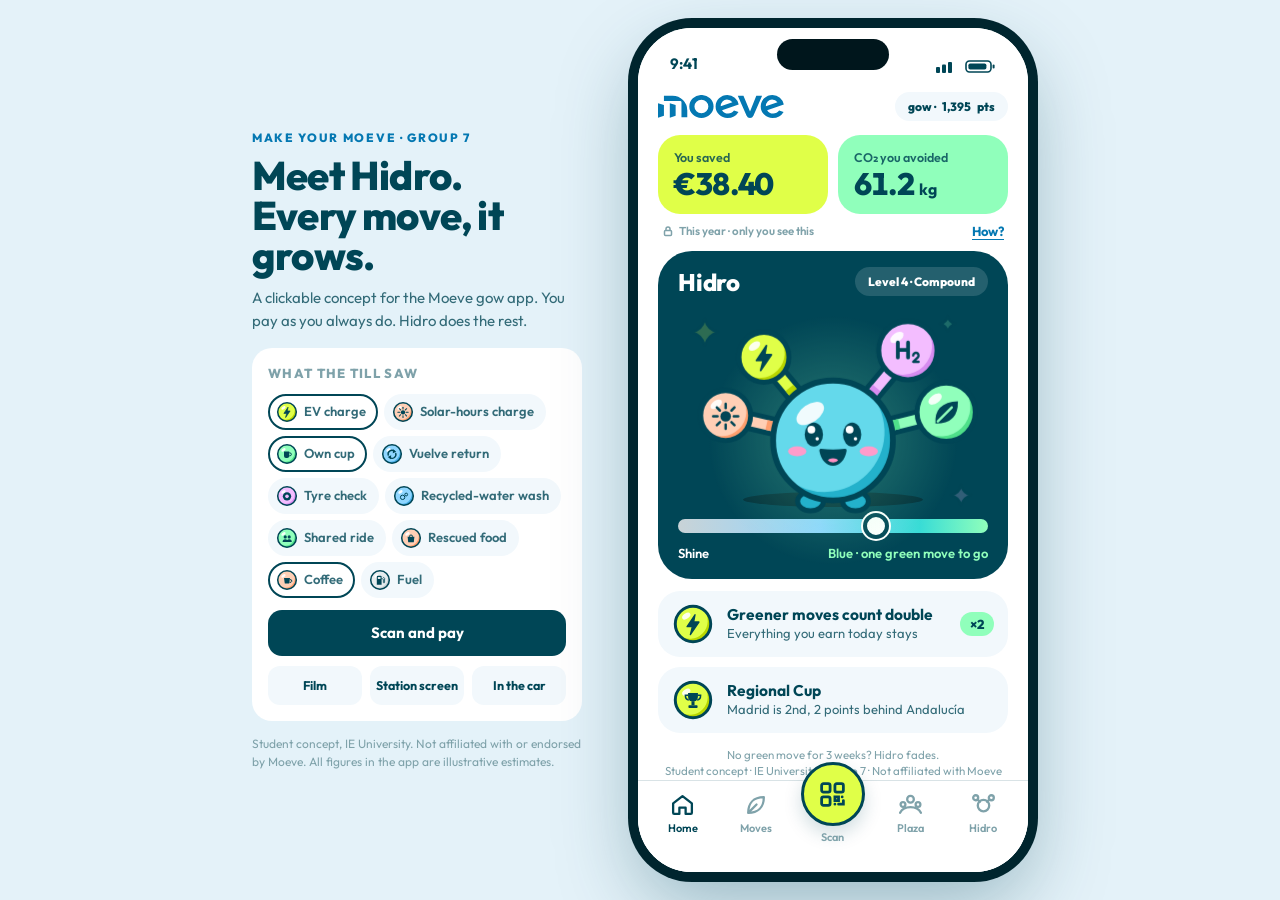
<file: index.html>
<!doctype html>
<html lang="en">
<head>
<meta charset="utf-8">
<meta name="viewport" content="width=device-width, initial-scale=1, viewport-fit=cover">
<title>Hidro · Make your Moeve</title>
<meta name="description" content="Hidro: a loyalty companion for the Moeve gow app. Student concept, IE University, Group 7.">
<link rel="icon" href="data:image/svg+xml,<svg xmlns='http://www.w3.org/2000/svg' viewBox='0 0 32 32'><rect width='32' height='32' rx='8' fill='%230478B2'/><circle cx='16' cy='16' r='8' fill='%2338DCD6' stroke='%23004656' stroke-width='2'/></svg>">
<link rel="preconnect" href="https://fonts.googleapis.com">
<link href="https://fonts.googleapis.com/css2?family=Outfit:wght@400;500;600;700;800&display=swap" rel="stylesheet">
<link rel="stylesheet" href="css/app.css">
</head>
<body>

<aside class="notes">
  <div class="kick">Make your Moeve · Group 7</div>
  <h1>Meet Hidro.<br>Every move, it grows.</h1>
  <p>A clickable concept for the Moeve gow app. You pay as you always do. Hidro does the rest.</p>
  <div class="panel">
    <h2>What the till saw</h2>
    <div class="pickers" id="pickers"></div>
    <button class="go" id="demoGo">Scan and pay</button>
    <div class="links"><a href="film.html">Film</a><a href="station.html">Station screen</a><a href="car.html">In the car</a></div>
  </div>
  <small>Student concept, IE University. Not affiliated with or endorsed by Moeve. All figures in the app are illustrative estimates.</small>
</aside>

<div class="phone" id="phone">
  <div class="notch"></div>

  <!-- the phone's own home screen, used by the film -->
  <section class="screen" id="launcher">
    <div class="status"><span>9:41</span><svg viewBox="0 0 60 13" fill="#24464F"><rect x="0" y="7" width="4" height="6" rx="1"/><rect x="6" y="4.5" width="4" height="8.5" rx="1"/><rect x="12" y="2" width="4" height="11" rx="1"/><rect x="30" y="1" width="25" height="11" rx="3.4" fill="none" stroke="#24464F" stroke-width="1.6"/><rect x="32.4" y="3.4" width="18" height="6.2" rx="1.8"/><rect x="56.6" y="4.5" width="2" height="4" rx="1"/></svg></div>
    <div class="clock"><span>Friday 27 November</span><b>9:41</b></div>
    <div class="grid" id="icons"></div>
    <div class="dock" id="dock"></div>
  </section>

  <section class="screen active" id="home">
    <div class="status"><span>9:41</span><svg viewBox="0 0 60 13" fill="#004656"><rect x="0" y="7" width="4" height="6" rx="1"/><rect x="6" y="4.5" width="4" height="8.5" rx="1"/><rect x="12" y="2" width="4" height="11" rx="1"/><rect x="30" y="1" width="25" height="11" rx="3.4" fill="none" stroke="#004656" stroke-width="1.6"/><rect x="32.4" y="3.4" width="18" height="6.2" rx="1.8"/><rect x="56.6" y="4.5" width="2" height="4" rx="1"/></svg></div>
    <div class="scroll">
      <div class="top"><img class="logo" src="assets/moeve.svg" alt="moeve"><span class="chip">gow · <span class="js-pts">1,395</span> pts</span></div>
      <div class="duo">
        <div class="cell e"><div class="lab">You saved</div><div class="num js-eur">€38.40</div></div>
        <div class="cell c"><div class="lab">CO₂ you avoided</div><div class="num js-kg">61.2 <small>kg</small></div></div>
      </div>
      <div class="under"><span class="lock"><svg viewBox="0 0 24 24" fill="none" stroke="currentColor" stroke-width="3"><rect x="5" y="11" width="14" height="10" rx="2"/><path d="M8 11V8a4 4 0 0 1 8 0v3"/></svg>This year · only you see this</span><button class="link" data-sheet="how">How?</button></div>
      <div class="hero">
        <div class="row"><span class="name js-name">Hidro</span><span class="chip js-lvl">Level 4 · Compound</span></div>
        <div class="hero-stage"><div class="sh"></div><div id="homeHidro"></div></div>
        <div class="shine-track"><b class="js-shine"></b></div>
        <div class="shine-lbl"><span>Shine</span><span class="js-shinetxt"></span></div>
      </div>
      <div class="list">
        <button class="item" data-go="moves"><span class="ico" data-icon="bolt"></span><div><b>Greener moves count double</b><p>Everything you earn today stays</p></div><span class="r x2">×2</span></button>
        <button class="item" data-go="plaza"><span class="ico" data-icon="trophy"></span><div><b>Regional Cup</b><p>Madrid is 2nd, 2 points behind Andalucía</p></div></button>
      </div>
      <p class="foot">No green move for 3 weeks? Hidro fades.<br>Student concept · IE University · Group 7 · Not affiliated with Moeve</p>
    </div>
  </section>

  <section class="screen dark" id="qr">
    <div class="status"><span>9:41</span><svg viewBox="0 0 60 13" fill="#fff"><rect x="0" y="7" width="4" height="6" rx="1"/><rect x="6" y="4.5" width="4" height="8.5" rx="1"/><rect x="12" y="2" width="4" height="11" rx="1"/><rect x="30" y="1" width="25" height="11" rx="3.4" fill="none" stroke="#fff" stroke-width="1.6"/><rect x="32.4" y="3.4" width="18" height="6.2" rx="1.8"/><rect x="56.6" y="4.5" width="2" height="4" rx="1"/></svg></div>
    <div class="wrap">
      <div class="peek" id="qrPeek"></div>
      <div class="card"><img src="assets/qr.svg" alt="Your gow QR code"><div class="scanline" id="scanline"></div>
        <div class="okmark" id="okmark"><svg viewBox="0 0 100 100"><path d="M24 52 L43 71 L78 32" fill="none" stroke="#004656" stroke-width="12" stroke-linecap="round" stroke-linejoin="round"/></svg></div></div>
      <h2>Show it. Pay. Done.</h2>
      <p>Nothing to tick, nothing to type. The till knows what you bought.</p>
    </div>
  </section>

  <section class="screen dark" id="earn">
    <div class="status"><span>9:41</span><svg viewBox="0 0 60 13" fill="#fff"><rect x="0" y="7" width="4" height="6" rx="1"/><rect x="6" y="4.5" width="4" height="8.5" rx="1"/><rect x="12" y="2" width="4" height="11" rx="1"/><rect x="30" y="1" width="25" height="11" rx="3.4" fill="none" stroke="#fff" stroke-width="1.6"/><rect x="32.4" y="3.4" width="18" height="6.2" rx="1.8"/><rect x="56.6" y="4.5" width="2" height="4" rx="1"/></svg></div>
    <div class="wrap">
      <svg class="rays" id="rays" viewBox="-100 -100 200 200"></svg>
      <div class="stage"><div class="sh"></div><div id="earnHidro"></div></div>
      <div class="total"><span id="earnTot">+0</span> <small>points</small></div>
      <div class="rows" id="earnRows"></div>
      <div class="duo" id="earnDuo">
        <div class="cell e"><div class="lab">You saved</div><div class="num" id="earnEur">€0.00</div></div>
        <div class="cell c"><div class="lab">CO₂ you avoided</div><div class="num" id="earnKg">0 kg</div></div>
      </div>
      <span class="lock" id="earnLock"><svg viewBox="0 0 24 24" fill="none" stroke="currentColor" stroke-width="3"><rect x="5" y="11" width="14" height="10" rx="2"/><path d="M8 11V8a4 4 0 0 1 8 0v3"/></svg>Only on your phone</span>
      <button class="btn lime" id="toPlaza">See it in the Plaza</button>
    </div>
  </section>

  <section class="screen" id="plaza">
    <div class="scroll" style="padding-top:0">
      <div class="plazahead">
        <div class="status" style="margin:0 -20px"><span>9:41</span><svg viewBox="0 0 60 13" fill="#fff"><rect x="0" y="7" width="4" height="6" rx="1"/><rect x="6" y="4.5" width="4" height="8.5" rx="1"/><rect x="12" y="2" width="4" height="11" rx="1"/><rect x="30" y="1" width="25" height="11" rx="3.4" fill="none" stroke="#fff" stroke-width="1.6"/><rect x="32.4" y="3.4" width="18" height="6.2" rx="1.8"/><rect x="56.6" y="4.5" width="2" height="4" rx="1"/></svg></div>
        <div class="ttl"><b>The Plaza</b><span>Campo de las Naciones</span></div>
        <div class="duo" style="color:var(--petrol)">
          <div class="cell e"><div class="lab">Saved together</div><div class="num" id="pEur">€1.28 M</div></div>
          <div class="cell c"><div class="lab">CO₂ avoided together</div><div class="num" id="pKg">312 <small>t</small></div></div>
        </div>
        <div class="under" style="margin-bottom:0"><span class="lock" style="color:#9FC4CC">All of Spain · 30-day average · rounded</span><button class="link" style="color:var(--mint)" data-sheet="privacy">Why?</button></div>
      </div>
      <div class="pscene" id="pscene"></div>
      <div class="norm"><b id="pNorm">68%</b><p>of members at this station made a green move this month</p></div>
      <div class="cup"><h3>Regional Cup</h3><p class="sub">Ranked by share of green moves, never by litres.</p><div id="cupRows"></div></div>
      <p class="foot">You appear only if you opt in, with a nickname and your Hidro.</p>
    </div>
  </section>

  <section class="screen" id="moves">
    <div class="status"><span>9:41</span><svg viewBox="0 0 60 13" fill="#004656"><rect x="0" y="7" width="4" height="6" rx="1"/><rect x="6" y="4.5" width="4" height="8.5" rx="1"/><rect x="12" y="2" width="4" height="11" rx="1"/><rect x="30" y="1" width="25" height="11" rx="3.4" fill="none" stroke="#004656" stroke-width="1.6"/><rect x="32.4" y="3.4" width="18" height="6.2" rx="1.8"/><rect x="56.6" y="4.5" width="2" height="4" rx="1"/></svg></div>
    <div class="scroll">
      <div class="h1" style="margin-top:10px">Greener moves<br>count double</div>
      <p class="sub">Your till and charger log them for you.</p>
      <div class="grid2" id="moveGrid"></div>
      <div class="vuelve"><h3>Vuelve</h3><p>Give it back, come back. Return what drivers throw away and it counts double.</p><div class="vgrid" id="vGrid"></div></div>
      <p class="foot">Fuel keeps its gow cashback. It never makes Hidro shine.</p>
    </div>
  </section>

  <section class="screen" id="mine">
    <div class="status"><span>9:41</span><svg viewBox="0 0 60 13" fill="#004656"><rect x="0" y="7" width="4" height="6" rx="1"/><rect x="6" y="4.5" width="4" height="8.5" rx="1"/><rect x="12" y="2" width="4" height="11" rx="1"/><rect x="30" y="1" width="25" height="11" rx="3.4" fill="none" stroke="#004656" stroke-width="1.6"/><rect x="32.4" y="3.4" width="18" height="6.2" rx="1.8"/><rect x="56.6" y="4.5" width="2" height="4" rx="1"/></svg></div>
    <div class="scroll">
      <div class="h1" style="margin:10px 0 10px">Make it yours</div>
      <div class="stage2" id="custHidro"></div>
      <div class="seg" id="seg"><button data-t="atoms" class="on">Atoms</button><button data-t="head">Head</button><button data-t="glasses">Shades</button><button data-t="extra">Extras</button></div>
      <div class="opts" id="opts"></div>
    </div>
  </section>

  <nav class="tabs" id="tabs">
    <button class="tab on" data-go="home"><svg viewBox="0 0 24 24" fill="none" stroke="currentColor" stroke-width="2.2" stroke-linecap="round" stroke-linejoin="round"><path d="M3 11l9-7 9 7v9a1 1 0 0 1-1 1h-5v-6H9v6H4a1 1 0 0 1-1-1z"/></svg>Home</button>
    <button class="tab" data-go="moves"><svg viewBox="0 0 24 24" fill="none" stroke="currentColor" stroke-width="2.2" stroke-linecap="round" stroke-linejoin="round"><path d="M5 20c0-9 5-15 15-15 0 10-6 15-15 15zM5 20l8-8"/></svg>Moves</button>
    <button class="tab fab" data-go="qr"><span><svg viewBox="0 0 24 24" fill="none" stroke="currentColor" stroke-width="2.3" stroke-linecap="round"><rect x="3" y="3" width="7" height="7" rx="1.5"/><rect x="14" y="3" width="7" height="7" rx="1.5"/><rect x="3" y="14" width="7" height="7" rx="1.5"/><path d="M14 14h3v3h-3zM20 14v.01M14 20h.01M17 20h4v-3"/></svg></span>Scan</button>
    <button class="tab" data-go="plaza"><svg viewBox="0 0 24 24" fill="none" stroke="currentColor" stroke-width="2.2" stroke-linecap="round" stroke-linejoin="round"><circle cx="12" cy="7" r="3.2"/><circle cx="4.8" cy="12" r="2.3"/><circle cx="19.2" cy="12" r="2.3"/><path d="M2 20c2-4 5-5.5 10-5.5S20 16 22 20"/></svg>Plaza</button>
    <button class="tab" data-go="mine"><svg viewBox="0 0 24 24" fill="none" stroke="currentColor" stroke-width="2.2" stroke-linecap="round"><circle cx="12" cy="13" r="5.5"/><circle cx="4.5" cy="5.5" r="2.4"/><circle cx="19.5" cy="5.5" r="2.4"/><path d="M6.3 7.3l2.3 2M17.7 7.3l-2.3 2"/></svg>Hidro</button>
  </nav>

  <div class="zoomcard" id="zoomcard"></div>
  <div class="veil" id="veil"></div>
  <div class="sheet" id="paySheet"><div class="grab"></div>
    <p style="font-size:15px;font-weight:600">Moeve Campo de las Naciones</p><div class="amt" id="payAmt">€17.40</div>
    <div class="bank"><i></i>Debit card ·· 2710</div>
    <div class="ring"><svg viewBox="0 0 96 96"><circle cx="48" cy="48" r="40" fill="none" stroke="#E4F2F9" stroke-width="7"/><circle class="spin" cx="48" cy="48" r="40" fill="none" stroke="#0478B2" stroke-width="7" stroke-linecap="round" stroke-dasharray="70 200"/><circle class="full" cx="48" cy="48" r="40" fill="none" stroke="#0478B2" stroke-width="7"/><path class="chk" d="M30 49 L43 62 L67 36" fill="none" stroke="#0478B2" stroke-width="8" stroke-linecap="round" stroke-linejoin="round"/></svg></div>
    <div class="st" id="paySt">Hold near reader</div>
  </div>
  <div class="sheet" id="howSheet"><div class="grab"></div><h3>How we estimate</h3><p>A simple, open model. The pilot replaces it with the station's own meter and sales data.</p><table id="howTable"></table><p>Savings use today's gow cashback (5 c/L on fuel, 5 c per € in the shop, 2 c/kWh on charging), doubled on greener moves.</p><p style="margin-top:10px"><b>To be honest about scale:</b> the fuel sold at a busy station emits roughly 28 t of CO₂e a day (about 3.5 million litres a year, well-to-wheel). These moves are small next to that. Moves that replace a petrol trip weigh most, which is why they earn most.</p><div style="height:14px"></div><button class="btn" data-close>Got it</button></div>
  <div class="sheet" id="privacySheet"><div class="grab"></div><h3>Why the public numbers are smooth</h3><p>The big screen shows totals for all of Spain, as a 30-day average, rounded and published a day or two later. The counter climbs at one steady speed, so nobody can read this station's traffic from it: not the person behind you, and not a competitor. A station only ever shows shares and an index. Your exact numbers stay on your phone.</p><div style="height:14px"></div><button class="btn" data-close>Got it</button></div>
</div>

<script src="js/hidro.js"></script>
<script src="js/data.js"></script>
<script src="js/privacy.js"></script>
<script src="js/village.js"></script>
<script src="js/plaza.js"></script>
<script src="js/app.js"></script>
</body>
</html>
</file>
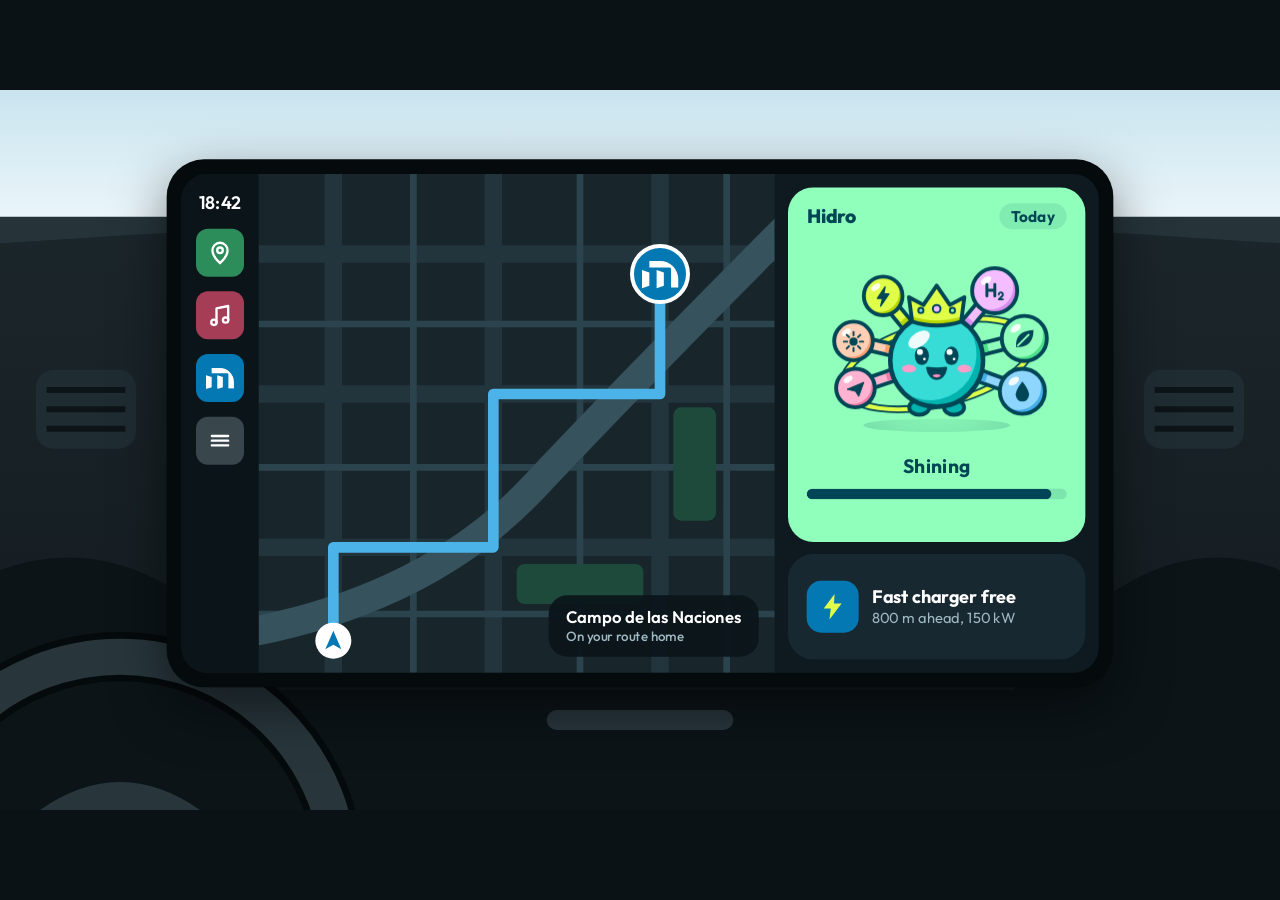
<file: car.html>
<!doctype html>
<html lang="en">
<head>
<meta charset="utf-8">
<meta name="viewport" content="width=device-width, initial-scale=1">
<title>Hidro in the car</title>
<link rel="icon" href="data:,">
<link rel="preconnect" href="https://fonts.googleapis.com">
<link href="https://fonts.googleapis.com/css2?family=Outfit:wght@400;500;600;700;800&display=swap" rel="stylesheet">
<style>
:root{--petrol:#004656;--mint:#90FFBB;--lime:#E0FF48;--blue:#0478B2}
*{box-sizing:border-box;margin:0;padding:0}
html,body{height:100%;overflow:hidden;background:#0A1216;font-family:Outfit,"Century Gothic",Helvetica,Arial,sans-serif;-webkit-font-smoothing:antialiased;color:#fff}
svg{display:block}.hidro{overflow:visible}
#fit{position:absolute;left:0;top:0;width:1920px;height:1080px;transform-origin:0 0;overflow:hidden;background:linear-gradient(180deg,#C9E4EF 0,#EAF5F9 190px,#1B262B 190px,#12191D 100%)}
.dash{position:absolute;inset:0}
.disp{position:absolute;left:250px;top:104px;width:1420px;height:792px;border-radius:56px;background:#050A0C;padding:22px;box-shadow:0 30px 80px rgba(0,0,0,.5)}
.ui{position:relative;width:100%;height:100%;border-radius:38px;overflow:hidden;background:#0E1A20;display:flex}
.dock{width:116px;background:#0A1419;display:flex;flex-direction:column;align-items:center;padding:26px 0;gap:22px;flex-shrink:0}
.dock b{font-size:27px;font-weight:600}
.dock i{width:72px;height:72px;border-radius:18px;display:grid;place-items:center}
.dock i svg{width:42px}
.map{flex:1;position:relative;overflow:hidden;background:#18262C}
.map svg{position:absolute;inset:0;width:100%;height:100%}
.eta{position:absolute;right:24px;bottom:24px;background:rgba(10,20,25,.92);border-radius:28px;padding:18px 26px;font-size:25px;font-weight:600;line-height:1.2}
.eta span{display:block;font-size:20px;font-weight:500;color:#9FB9C2;margin-top:2px}
.col{width:486px;flex-shrink:0;padding:20px;display:flex;flex-direction:column;gap:18px;background:#0E1A20}
.w{border-radius:38px;position:relative;overflow:hidden}
#hw{height:532px;background:#90FFBB;color:var(--petrol);padding:24px 28px}
#hw .hd{display:flex;justify-content:space-between;align-items:center;font-size:29px;font-weight:800}
#hw .wk{font-size:23px;font-weight:700;background:rgba(0,70,86,.1);border-radius:99px;padding:5px 18px;font-variant-numeric:tabular-nums}
#hw .st{height:326px;display:grid;place-items:center;position:relative;margin-top:4px}
#hw .st>div{position:relative;z-index:1}
#hw .st .hidro{width:348px;height:271px}
#hw .sh{position:absolute!important;z-index:0!important;bottom:26px;left:50%;width:220px;height:20px;margin-left:-110px;border-radius:50%;background:rgba(0,70,86,.16)}
#hw .ln{font-size:29px;font-weight:700;text-align:center;line-height:1.15;margin-top:8px}
#hw .bar{height:16px;border-radius:99px;background:rgba(0,70,86,.14);margin-top:18px;overflow:hidden}
#hw .bar i{display:block;height:100%;background:var(--petrol);border-radius:99px}
#nx{flex:1;background:#182830;padding:20px 28px;display:flex;align-items:center;gap:20px}
#nx i{width:78px;height:78px;border-radius:22px;background:var(--blue);display:grid;place-items:center;flex-shrink:0}
#nx i svg{width:46px}
#nx b{font-size:27px;font-weight:700;display:block;line-height:1.15}
#nx span{font-size:22px;color:#9FB9C2}
.toast{position:absolute;left:50%;top:22px;transform:translate(-50%,-180%);background:#fff;color:var(--petrol);border-radius:99px;padding:15px 34px 15px 20px;font-size:28px;font-weight:700;white-space:nowrap;display:flex;gap:16px;align-items:center;z-index:9;transition:transform .45s cubic-bezier(.2,1.2,.3,1)}
.toast.on{transform:translate(-50%,0)}
.map .toast svg{position:static;width:44px;height:44px;flex-shrink:0}
.spark{position:absolute;width:20px;height:20px;border-radius:50%;pointer-events:none;z-index:20;animation:spk 1s cubic-bezier(.1,.7,.3,1) forwards}
@keyframes spk{to{transform:translate(var(--dx),var(--dy)) scale(.2);opacity:0}}
.pulse{animation:pl 1.4s ease-out infinite;transform-box:fill-box;transform-origin:center}
@keyframes pl{from{transform:scale(.5);opacity:.9}to{transform:scale(2.2);opacity:0}}
</style>
</head>
<body>
<div id="fit">
  <svg class="dash" viewBox="0 0 1920 1080">
    <path d="M0 190 H1920 V230 Q960 160 0 230Z" fill="#26343A"/>
    <path d="M0 1080 V720 Q220 640 420 900 L1520 900 Q1720 640 1920 720 V1080Z" fill="#0C1418"/>
    <g fill="#1F2C32"><rect x="1716" y="420" width="150" height="118" rx="26"/><rect x="54" y="420" width="150" height="118" rx="26"/></g>
    <g stroke="#0C1418" stroke-width="9"><path d="M1732 450h118M1732 479h118M1732 508h118M70 450h118M70 479h118M70 508h118"/></g>
    <path d="M-150 1180 a330 330 0 0 1 660 0" fill="none" stroke="#050A0C" stroke-width="74"/><path d="M-150 1180 a330 330 0 0 1 660 0" fill="none" stroke="#28363C" stroke-width="54"/><path d="M60 1080 q120 -84 240 0z" fill="#28363C"/>
    <rect x="820" y="930" width="280" height="30" rx="15" fill="#28363C"/>
  </svg>
  <div class="disp"><div class="ui">
    <div class="dock"><b>18:42</b>
      <i style="background:#2C8C5A"><svg viewBox="0 0 24 24" fill="none" stroke="#fff" stroke-width="2" stroke-linecap="round" stroke-linejoin="round"><path d="M12 21s6.5-6 6.5-11a6.5 6.5 0 0 0-13 0c0 5 6.5 11 6.5 11z"/><circle cx="12" cy="10" r="2.4"/></svg></i>
      <i style="background:#A63D57"><svg viewBox="0 0 24 24" fill="none" stroke="#fff" stroke-width="2" stroke-linecap="round" stroke-linejoin="round"><path d="M9 18V6l10-2v12"/><circle cx="6.8" cy="18" r="2.3"/><circle cx="16.8" cy="16" r="2.3"/></svg></i>
      <i style="background:#0478B2"><svg viewBox="0 0 121 95" fill="#fff" id="mk"></svg></i>
      <i style="background:#39474D"><svg viewBox="0 0 24 24" fill="none" stroke="#fff" stroke-width="2" stroke-linecap="round"><path d="M5 8h14M5 12h14M5 16h14"/></svg></i>
    </div>
    <div class="map">
      <svg viewBox="0 0 790 748" preserveAspectRatio="xMidYMid slice">
        <g stroke="#22353D" stroke-width="26" fill="none" stroke-linecap="round"><path d="M-20 120 H820M-20 330 H820M-20 560 H820M120 -20 V770M360 -20 V770M610 -20 V770"/></g>
        <g stroke="#2B434C" stroke-width="10" fill="none"><path d="M-20 225 H820M-20 440 H820M-20 660 H820M240 -20 V770M490 -20 V770M710 -20 V770"/></g>
        <path d="M-20 690 Q260 640 420 470 T820 60" stroke="#35525D" stroke-width="44" fill="none"/>
        <rect x="395" y="585" width="190" height="60" rx="12" fill="#1D4A3A"/><rect x="630" y="350" width="64" height="170" rx="12" fill="#1D4A3A"/>
        <path id="route" d="M120 700 V560 H360 V330 H610 V196" stroke="#4BB3E7" stroke-width="16" fill="none" stroke-linecap="round" stroke-linejoin="round"/>
        <g id="pin" transform="translate(610 150)"><circle class="pulse" r="34" fill="none" stroke="#E0FF48" stroke-width="7"/><circle r="42" fill="#0478B2" stroke="#fff" stroke-width="6"/><g transform="translate(-27 -21) scale(.45)" fill="#fff" id="mk2"></g></g>
        <g id="carI"><circle r="27" fill="#fff"/><path d="M0 -15 L12 13 L0 6 L-12 13Z" fill="#0478B2"/></g>
      </svg>
      <div class="eta" id="eta">Campo de las Naciones<span>On your route home</span></div>
      <div class="toast" id="toast"><svg viewBox="0 0 48 48"><circle cx="24" cy="24" r="21" fill="#90FFBB"/><path d="M14 25l7 7 14-15" fill="none" stroke="#004656" stroke-width="5" stroke-linecap="round" stroke-linejoin="round"/></svg>Charge paid · +80</div>
    </div>
    <div class="col">
      <div class="w" id="hw"><div class="hd"><span>Hidro</span><span class="wk" id="wk">Today</span></div>
        <div class="st"><div class="sh"></div><div id="hh"></div></div>
        <div class="ln" id="ln">Shining</div><div class="bar"><i id="bar"></i></div></div>
      <div class="w" id="nx"><i><svg viewBox="0 0 24 24" fill="#E0FF48"><path d="M13.5 2L5 13.5h5.5L9.5 22 19 9.5h-6z"/></svg></i><div><b>Fast charger free</b><span>800 m ahead, 150 kW</span></div></div>
    </div>
  </div></div>
</div>
<script src="js/hidro.js"></script>
<script src="js/data.js"></script>
<script src="js/village.js"></script>
<script src="js/plaza.js"></script>
<script>
(function () {
  const H = HIDRO, $ = q => document.querySelector(q);
  const fit = () => { const s = Math.min(innerWidth / 1920, innerHeight / 1080); $('#fit').style.transform = `translate(${(innerWidth - 1920 * s) / 2}px,${(innerHeight - 1080 * s) / 2}px) scale(${s})`; };
  addEventListener('resize', fit); fit();
  $('#mk').innerHTML = PLAZA.MARK; $('#mk2').innerHTML = PLAZA.MARK;
  const body = { level: 5, head: 'crown', stars: false };
  const wait = ms => new Promise(r => setTimeout(r, ms));
  const route = $('#route'), L = route.getTotalLength();
  function car(u) {
    const p = route.getPointAtLength(L * u), q = route.getPointAtLength(Math.min(L, L * u + 2)), a = u >= .999 ? 0 : Math.atan2(q.y - p.y, q.x - p.x) * 180 / Math.PI + 90;
    $('#carI').setAttribute('transform', `translate(${p.x} ${p.y}) rotate(${a})`); route.style.strokeDasharray = L; route.style.strokeDashoffset = -L * u;
  }
  function paint(shine, mood) {
    $('#hh').innerHTML = H.svg({ ...body, shine, mood });
    const g = H.clamp((shine - 6) / 74);
    $('#hw').style.background = H.mix('#C2CBCE', '#90FFBB', g);
    $('#hw').style.filter = `brightness(${(.72 + .28 * g).toFixed(3)})`;
    $('#bar').style.width = Math.max(3, shine) + '%';
  }
  const set = (wk, ln) => { if (wk) $('#wk').textContent = wk; if (ln) $('#ln').textContent = ln; };
  function tween(ms, f) { return new Promise(r => H.run(ms, t => f(t * 1000 / ms), r)); }
  function reset() { paint(94, 'happy'); set('Today', 'Shining'); car(0); $('#toast').classList.remove('on'); }
  /* marks: 0 fade starts 1.1 s · arrive 6.4 s · paid 7.6 s (till sound) · Hidro 8.5 s (his sound) */
  async function play({ onPaid, onHidro } = {}) {
    reset(); await wait(1100);
    const weeks = [[1, 78, 'happy', 'Still bright'], [2, 58, 'happy', 'No green move yet'], [3, 36, 'sad', 'Getting pale'], [4, 20, 'sad', 'Fading'], [5, 7, 'sleepy', 'Wake me up']];
    let from = 94;
    for (const [w, to, mood, ln] of weeks) { set('Week ' + w, ln); const f0 = from; await tween(820, u => paint(H.lerp(f0, to, H.easeInOut(u)), mood)); from = to; await wait(120); }
    tween(1500, u => car(.0 + H.easeInOut(u)));
    await wait(1500);
    $('#toast').classList.add('on'); onPaid && onPaid(); await wait(900);
    onHidro && onHidro(); set('Today', 'Back on his feet');
    tween(1500, u => { const g = H.easeInOut(u); $('#hw').style.background = H.mix('#C2CBCE', '#90FFBB', g); $('#hw').style.filter = `brightness(${(.72 + .28 * g).toFixed(3)})`; $('#bar').style.width = H.lerp(7, 94, g) + '%'; });
    setTimeout(() => PLAZA.burst($('#hw'), 223, 230, 250, 24), 2520);
    await H.spin($('#hh'), { dur: 3, turns: 3, after: 'joy', cfg: body, from: 7, to: 94 });
    $('#toast').classList.remove('on'); set('Today', 'Shining'); H.setMood($('#hh'), 'happy'); H.wave($('#hh'), { n: 3, dur: 1.4 });
    await wait(1500);
  }
  reset();
  const q = new URLSearchParams(location.search);
  if (!q.has('film')) addEventListener('click', () => play({ onHidro: H.sound }));
  window.CAR = { play, reset, paint, car };
})();
</script>
</body>
</html>
</file>
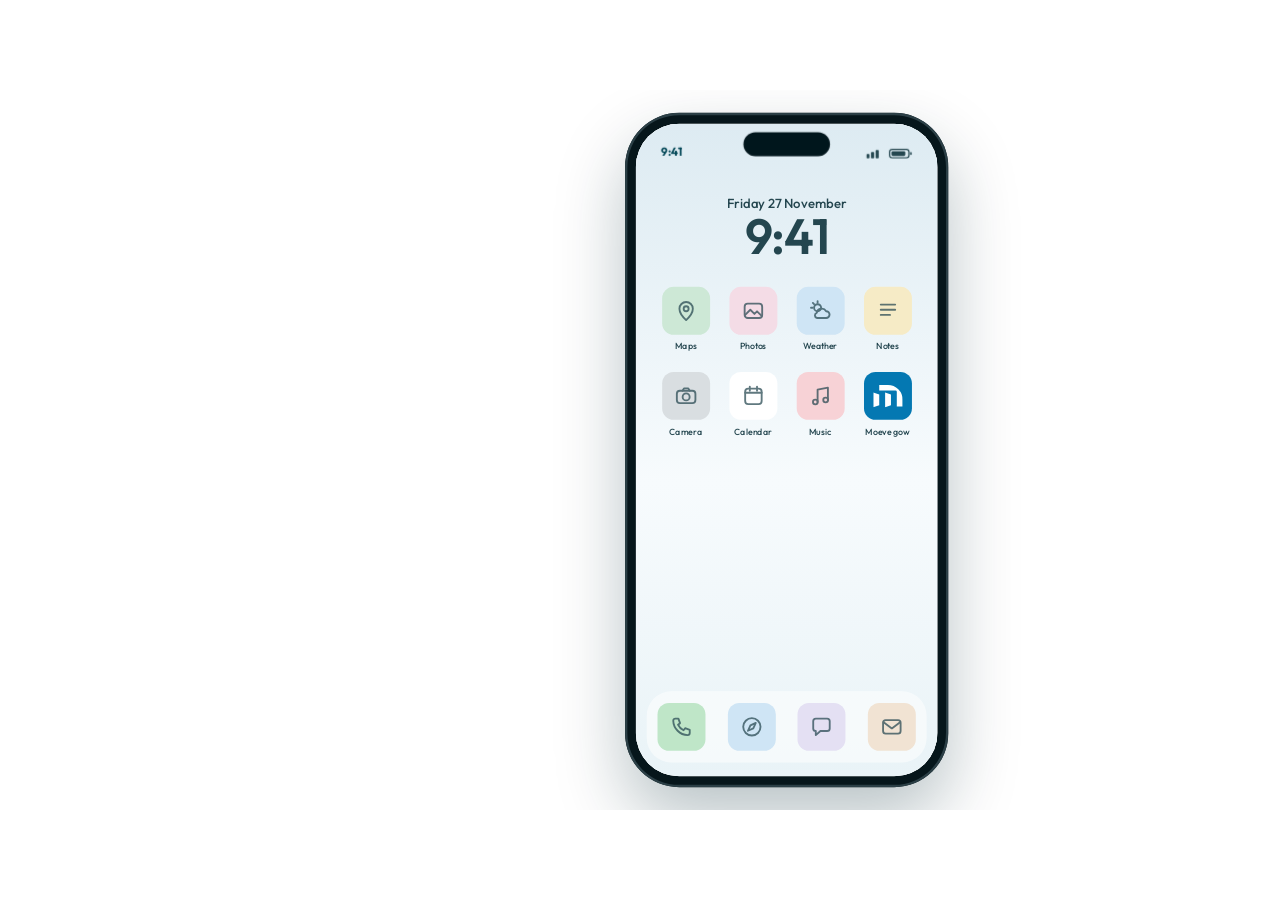
<file: film.html>
<!doctype html>
<html lang="en">
<head>
<meta charset="utf-8">
<meta name="viewport" content="width=device-width, initial-scale=1">
<title>Hidro · the film</title>
<link rel="icon" href="data:,">
<link rel="preconnect" href="https://fonts.googleapis.com">
<link href="https://fonts.googleapis.com/css2?family=Outfit:wght@400;500;600;700;800&display=swap" rel="stylesheet">
<style>
:root{--petrol:#004656;--mint:#90FFBB;--lime:#E0FF48;--blue:#0478B2}
*{box-sizing:border-box;margin:0;padding:0}
html,body{height:100%;overflow:hidden;background:#fff;font-family:Outfit,"Century Gothic",Helvetica,Arial,sans-serif;-webkit-font-smoothing:antialiased;color:var(--petrol)}
svg{display:block}.hidro{overflow:visible}
#fit{position:absolute;left:0;top:0;width:1920px;height:1080px;transform-origin:0 0;overflow:hidden;background:#fff}
.layer{position:absolute;inset:0}
#bgColor{background:linear-gradient(135deg,#90FFBB 0%,#38DCD6 38%,#4BB3E7 70%,#0478B2 100%);opacity:0}
#shop{opacity:0;background:#EAF3F6}
#tv{position:absolute;left:0;top:0;width:1920px;height:1080px;transform-origin:0 0;border-radius:40px;box-shadow:0 0 0 26px #0A1A20,0 40px 90px rgba(0,40,50,.45);overflow:hidden;background:#004656}
#tv iframe,#ph iframe{border:0;display:block}
#ph{position:absolute;left:0;top:0;width:418px;height:872px;transform-origin:50% 50%;border-radius:70px;background:#06161B;box-shadow:0 40px 90px rgba(0,40,50,.28),0 0 0 3px #2B3F46 inset}
#ph .in{position:absolute;left:14px;top:14px;width:390px;height:844px;border-radius:56px;overflow:hidden;background:#fff}
#cap{position:absolute;left:150px;top:0;height:1080px;width:560px;display:flex;align-items:center;font-size:92px;font-weight:700;letter-spacing:-.03em;line-height:1.02;opacity:0}
#tap{position:absolute;width:96px;height:96px;margin:-48px 0 0 -48px;border-radius:50%;background:rgba(0,70,86,.22);border:5px solid rgba(0,70,86,.55);opacity:0}
#flyer{position:absolute;left:0;top:0;width:320px;height:249px;opacity:0;pointer-events:none}
.tr{position:absolute;border-radius:50%}
</style>
</head>
<body>
<div id="fit">
  <div class="layer" id="bgColor"></div>
  <div class="layer" id="shop"><svg viewBox="0 0 1920 1080" width="1920" height="1080">
    <defs><linearGradient id="slat" x1="0" y1="0" x2="1" y2="0"><stop offset="0" stop-color="#7FE0A6"/><stop offset=".35" stop-color="#2FA7C9"/><stop offset=".6" stop-color="#0478B2"/><stop offset="1" stop-color="#7FD36A"/></linearGradient></defs>
    <rect width="1920" height="1080" fill="#EEF4F6"/><rect width="1920" height="170" fill="#17252B"/><path d="M-100 170 Q960 300 2020 170 V120 H-100Z" fill="#0B5FA8"/>
    <rect x="0" y="860" width="1920" height="220" fill="#D8E2E5"/>
    <g id="shelves"></g>
    <rect x="310" y="826" width="1300" height="40" rx="20" fill="#fff"/><path d="M340 866 H1580 V1080 H340Z" fill="url(#slat)"/><g id="slats" stroke="#fff" stroke-opacity=".28" stroke-width="5"></g>
    <rect x="560" y="0" width="16" height="130" fill="#0A1A20"/><rect x="1344" y="0" width="16" height="130" fill="#0A1A20"/></svg></div>
  <div id="tv"><iframe id="fTv" src="station.html?film=1" width="1920" height="1080"></iframe></div>
  <div id="ph"><div class="in"><iframe id="fPh" src="index.html?embed=1&screen=launcher" width="390" height="844"></iframe></div></div>
  <div id="cap"></div>
  <div id="tap"></div>
  <div id="flyer"></div>
</div>
<script src="js/hidro.js"></script>
<script>
(function () {
  const H = HIDRO, $ = q => document.querySelector(q);
  const fit = () => { const s = Math.min(innerWidth / 1920, innerHeight / 1080); $('#fit').style.transform = `translate(${(innerWidth - 1920 * s) / 2}px,${(innerHeight - 1080 * s) / 2}px) scale(${s})`; };
  addEventListener('resize', fit); fit();
  $('#slats').innerHTML = Array.from({ length: 62 }, (_, i) => `<line x1="${350 + i * 20}" y1="870" x2="${350 + i * 20}" y2="1080"/>`).join('');
  $('#shelves').innerHTML = [60, 1640].map(x => `<g><rect x="${x}" y="420" width="220" height="440" rx="14" fill="#fff"/>` + [0, 1, 2, 3].map(r => Array.from({ length: 6 }, (_, i) => `<rect x="${x + 16 + i * 32}" y="${446 + r * 102}" width="26" height="${56 + (i * 7 + r * 5) % 18}" rx="6" fill="${['#8FD6FF', '#90FFBB', '#FFCFB5', '#F3BDFF', '#E0FF48', '#38DCD6'][(i + r) % 6]}"/>`).join('') + `<rect x="${x}" y="${522 + r * 102}" width="220" height="8" fill="#D3DFE3"/>`).join('') + '</g>').join('');
  window.__events = [];
  const mark = n => window.__events.push([performance.now() / 1000, n]);
  const wait = ms => new Promise(r => setTimeout(r, ms));
  const EASE = 'cubic-bezier(.45,.05,.2,1)', OUT = 'cubic-bezier(.2,.9,.25,1)';
  const P = $('#ph'), TV = $('#tv'), CAP = $('#cap'), phone = () => $('#fPh').contentWindow, tv = () => $('#fTv').contentWindow;
  /* phone pose: centre x, centre y, scale, rotation */
  let pose = null;
  const pT = (x, y, s, r = 0) => `translate(${x - 209}px,${y - 436}px) rotate(${r}deg) scale(${s})`;
  function phoneTo(x, y, s, r, ms, ease = EASE) { const a = P.animate([{ transform: pose }, { transform: pT(x, y, s, r) }], { duration: ms, easing: ease, fill: 'forwards' }); pose = pT(x, y, s, r); return a.finished; }
  const tT = (x, y, s) => `translate(${x - 960 * s}px,${y - 540 * s}px) scale(${s})`;
  let tpose = tT(960, 470, .58);
  function tvTo(x, y, s, ms, ease = EASE) { const a = TV.animate([{ transform: tpose }, { transform: tT(x, y, s) }], { duration: ms, easing: ease, fill: 'forwards' }); tpose = tT(x, y, s); return a.finished; }
  const fade = (el, from, to, ms, o = {}) => el.animate([{ opacity: from, ...(o.f || {}) }, { opacity: to, ...(o.t || {}) }], { duration: ms, easing: o.e || 'ease-out', fill: 'forwards' }).finished;
  async function caption(t, col) { if (CAP.textContent) { await fade(CAP, 1, 0, 160); } CAP.innerHTML = t; if (col) CAP.style.color = col; if (t) fade(CAP, 0, 1, 380, { f: { transform: 'translateX(-30px)' }, t: { transform: 'none' }, e: OUT }); }
  function tap(x, y) { const T = $('#tap'); T.style.left = x + 'px'; T.style.top = y + 'px'; return T.animate([{ opacity: 0, transform: 'scale(1.7)' }, { opacity: 1, transform: 'scale(1)', offset: .45 }, { opacity: 1, transform: 'scale(.78)', offset: .62 }, { opacity: 0, transform: 'scale(1.35)' }], { duration: 620, easing: 'ease-in-out' }).finished; }
  const PX = 1180, PY = 540, PS = 1.16;

  function reset() {
    pose = pT(PX, 1640, PS, 0); P.style.transform = pose; P.getAnimations().forEach(a => a.cancel());
    tpose = tT(960, 470, .58); TV.style.transform = tpose; TV.style.opacity = 0; TV.getAnimations().forEach(a => a.cancel());
    CAP.innerHTML = ''; CAP.style.color = '#004656';
  }
  async function play() {
    reset(); window.__events.length = 0; const t0 = performance.now();
    const A = phone().APP, at = async s => { const d = s * 1000 - (performance.now() - t0); if (d > 0) await wait(d); };
    phoneTo(PX, PY, PS, 0, 900, OUT);
    await at(.55); caption('Open<br>gow.');
    /* 1 · tap the icon, the app opens on the code */
    await at(1.15); const g = phone().document.querySelector('#gowIcon i').getBoundingClientRect();
    tap(PX + (g.left + g.width / 2 - 195) * PS, PY + (g.top + g.height / 2 - 422) * PS);
    await at(1.5); A.launchApp('qr');
    await at(2.75); caption('Show<br>the code.');
    await at(3.35); A.scan(); await at(4.15); mark('beep');
    /* 2 · pay exactly as today */
    await at(4.85); A.payOpen(); caption('Pay<br>as always.');
    await at(6.2); A.payDone(); mark('pay');
    await at(7.35); A.payClose(); caption('Hidro does<br>the rest.', '#004656');
    /* 3 · Hidro: sound, spin, back on his feet */
    await at(7.75); fade($('#bgColor'), 0, 1, 900); CAP.style.color = '#004656';
    const before = A.earn(undefined, { sound: false }).before; mark('hidro');
    await at(11.6); caption('');
    /* 4 · he jumps to the big screen, the phone gets small */
    await at(11.9); fade($('#shop'), 0, 1, 700); TV.animate([{ opacity: 0, transform: tT(960, 330, .5) }, { opacity: 1, transform: tpose }], { duration: 800, easing: OUT, fill: 'forwards' });
    phoneTo(285, 800, .56, -7, 900);
    await at(12.75); fly();
    await at(13.55); tv().STATION.enter({}); phoneTo(150, 1420, .5, -10, 800); tvTo(960, 540, 1, 1150);
    TV.animate([{ borderRadius: '40px' }, { borderRadius: '0px' }], { duration: 1150, easing: EASE, fill: 'forwards' });
    /* 5 · the Plaza, full screen */
    await at(18.6); TV.animate([{ borderRadius: '0px' }, { borderRadius: '40px' }], { duration: 900, easing: EASE, fill: 'forwards' }); tvTo(960, 470, .58, 1000);
    A.show('earn', true);
    await at(19.5); phoneTo(PX, PY, PS, 0, 1000, OUT); fade($('#shop'), 1, 0, 800); tvTo(PX, PY, .12, 760); await at(19.95); fade(TV, 1, 0, 200);
    await at(20.0); A.totals(before);
    /* 6 · what is yours, on your phone only */
    await at(20.5); caption('Yours.<br>Only yours.');
    await at(22.9); H.hop(phone().document.querySelector('#homeHidro'), { h: 26 });
    await at(25.2); mark('end');
  }
  function fly() {
    const F = $('#flyer'); F.innerHTML = H.svg({ shine: 92, level: 5, head: 'crown', mood: 'joy', stars: false });
    const a = [285, 690], c = [420, 90], b = [960, 250];
    H.run(760, t => {
      const u = t / .76, e = u < .5 ? 2 * u * u : 1 - Math.pow(-2 * u + 2, 2) / 2;
      const x = (1 - e) * (1 - e) * a[0] + 2 * (1 - e) * e * c[0] + e * e * b[0], y = (1 - e) * (1 - e) * a[1] + 2 * (1 - e) * e * c[1] + e * e * b[1];
      const s = .42 + .5 * Math.sin(Math.PI * e) * .9 - .12 * e;
      F.style.opacity = u > .9 ? (1 - u) / .1 : Math.min(1, u * 6);
      F.style.transform = `translate(${x - 160}px,${y - 125}px) scale(${s})`; H.applyPose(F, { rot: e * 360, mood: 'joy', vel: .5 * Math.sin(Math.PI * e) });
    }, () => { F.style.opacity = 0; });
  }
  reset();
  window.FILM = { play, reset };
  const q = new URLSearchParams(location.search);
  if (!q.has('film')) addEventListener('load', () => setTimeout(play, 600));
})();
</script>
</body>
</html>
</file>
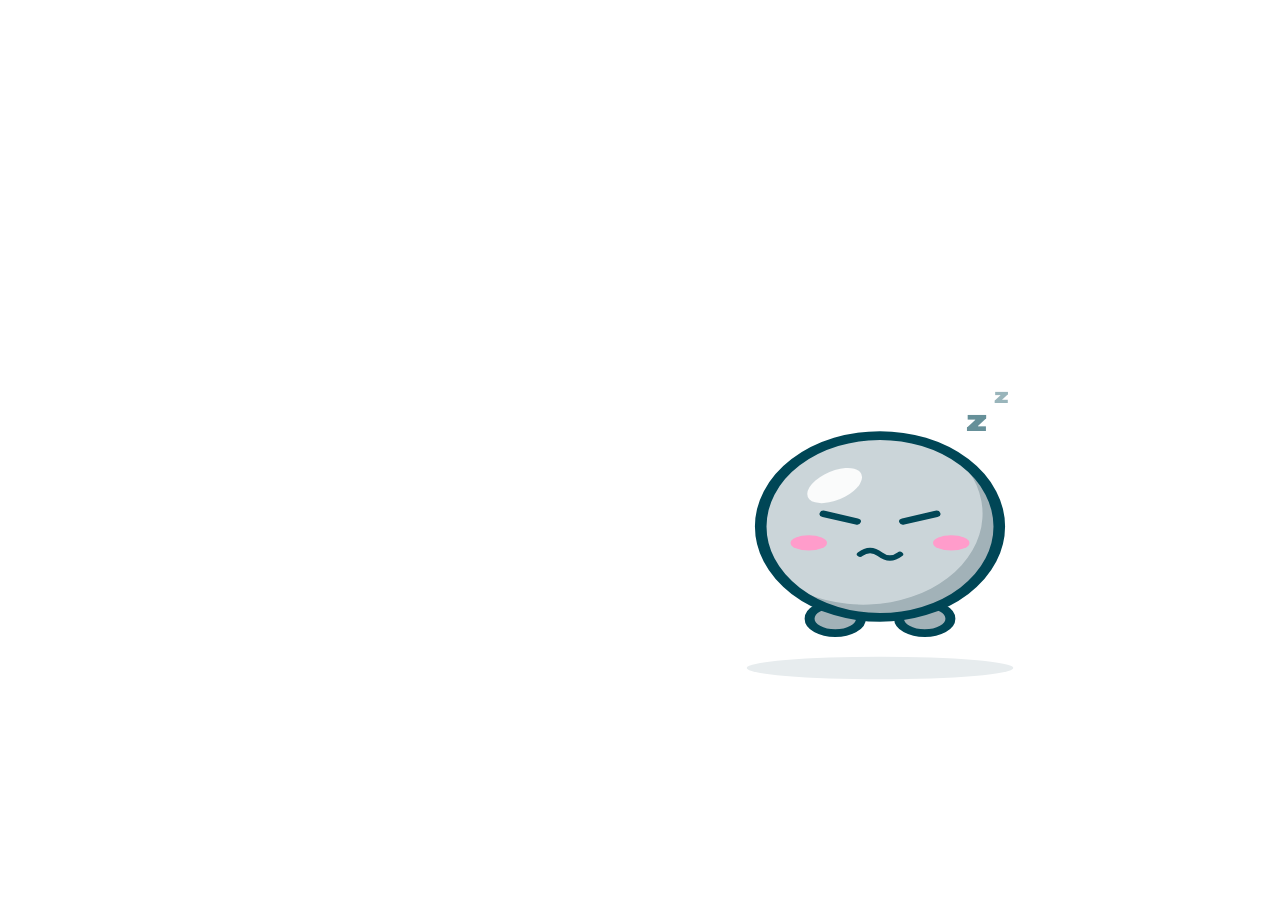
<file: scenes.html>
<!doctype html>
<html lang="en">
<head>
<meta charset="utf-8">
<meta name="viewport" content="width=device-width, initial-scale=1">
<title>Hidro · scenes</title>
<link rel="icon" href="data:,">
<link rel="preconnect" href="https://fonts.googleapis.com">
<link href="https://fonts.googleapis.com/css2?family=Outfit:wght@400;500;600;700;800&display=swap" rel="stylesheet">
<style>
*{box-sizing:border-box;margin:0;padding:0}
html,body{height:100%;overflow:hidden;background:#fff;font-family:Outfit,"Century Gothic",Helvetica,Arial,sans-serif;-webkit-font-smoothing:antialiased;color:#111}
svg{display:block}.hidro{overflow:visible}
#fit{position:absolute;left:0;top:0;width:1920px;height:1080px;transform-origin:0 0;overflow:hidden;background:#fff}
#fit>*{position:absolute}
.spark{position:absolute;width:30px;height:30px;border-radius:50%;pointer-events:none;z-index:20;animation:spk 1s cubic-bezier(.1,.7,.3,1) forwards}
@keyframes spk{to{transform:translate(var(--dx),var(--dy)) scale(.2);opacity:0}}
</style>
</head>
<body>
<div id="fit"></div>
<script src="js/hidro.js"></script>
<script src="js/data.js"></script>
<script src="js/village.js"></script>
<script src="js/plaza.js"></script>
<script>
(function () {
  const H = HIDRO, $ = q => document.querySelector(q), F = $('#fit');
  const fit = () => { const s = Math.min(innerWidth / 1920, innerHeight / 1080); F.style.transform = `translate(${(innerWidth - 1920 * s) / 2}px,${(innerHeight - 1080 * s) / 2}px) scale(${s})`; };
  addEventListener('resize', fit); fit();
  window.__events = [];
  const mark = n => window.__events.push([performance.now() / 1000, n]);
  const wait = ms => new Promise(r => setTimeout(r, ms));
  const { clamp, lerp, easeOut, easeInOut, smoother } = H;
  const seg = (t, a, b, e = easeInOut) => e(clamp((t - a) / (b - a)));
  const back = x => { x = clamp(x); const c = 1.70158; return 1 + (c + 1) * Math.pow(x - 1, 3) + c * Math.pow(x - 1, 2); };
  const run = (dur, f) => new Promise(r => H.run(dur * 1000, f, r));
  const svgEl = inner => { F.innerHTML = `<svg viewBox="0 0 1920 1080" width="1920" height="1080" style="left:0;top:0">${inner}</svg>`; return F.firstChild; };
  const GRAD = `<defs><linearGradient id="gr" x1="0" y1="0" x2="1" y2="1"><stop offset="0" stop-color="#90FFBB"/><stop offset=".38" stop-color="#38DCD6"/><stop offset=".72" stop-color="#4BB3E7"/><stop offset="1" stop-color="#0478B2"/></linearGradient></defs>`;

  /* ---------- 1 · paying today: black, white, four seconds ---------- */
  async function today() {
    const s = svgEl(`
      <g id="term" transform="translate(1060 540)"><rect x="-190" y="-290" width="380" height="580" rx="46" fill="#fff" stroke="#111" stroke-width="14"/><rect x="-138" y="-236" width="276" height="190" rx="18" fill="none" stroke="#111" stroke-width="10"/>
        <g fill="#111">${[0, 1, 2].map(r => [0, 1, 2].map(c => `<circle cx="${-96 + c * 96}" cy="${32 + r * 84}" r="20"/>`).join('')).join('')}</g>
        <text id="amt" x="0" y="-118" text-anchor="middle" font-size="70" font-weight="700" font-family="Outfit">€62.40</text>
        <path id="chk" d="M-56 -140 l38 40 l78 -86" fill="none" stroke="#111" stroke-width="20" stroke-linecap="round" stroke-linejoin="round" stroke-dasharray="180" stroke-dashoffset="180"/></g>
      <g id="rec"><path d="M940 250 h240 v-0 h-240z" fill="none"/></g>
      <g id="phn"><rect x="-120" y="-250" width="240" height="500" rx="44" fill="#fff" stroke="#111" stroke-width="14"/><rect x="-34" y="-224" width="68" height="18" rx="9" fill="#111"/><g id="waves" fill="none" stroke="#111" stroke-width="10" stroke-linecap="round" opacity="0"><path d="M150 -70 q50 70 0 140"/><path d="M190 -104 q78 104 0 208"/></g></g>
      <text id="clk" x="150" y="590" font-size="150" font-weight="300" font-family="Outfit" letter-spacing="-4">0.0 s</text>
      <text id="bye" x="150" y="590" font-size="150" font-weight="700" font-family="Outfit" letter-spacing="-5" opacity="0">Goodbye.</text>`);
    const q = i => s.querySelector('#' + i);
    let paid = false;
    await run(7, t => {
      const inx = lerp(520, 640, seg(t, .3, 1.5)), outy = lerp(0, 900, seg(t, 3.0, 4.1)), iny = lerp(820, 0, seg(t, .1, 1.5));
      q('phn').setAttribute('transform', `translate(${inx} ${540 + iny + outy}) rotate(${lerp(-12, 0, seg(t, .3, 1.5))})`);
      q('waves').setAttribute('opacity', seg(t, 1.35, 1.6) * (1 - seg(t, 2.3, 2.7)));
      if (t > 1.75 && !paid) { paid = true; mark('pay'); }
      q('amt').setAttribute('opacity', 1 - seg(t, 1.7, 1.85)); q('chk').setAttribute('stroke-dashoffset', 180 * (1 - seg(t, 1.8, 2.15)));
      const ck = clamp((t - .3) / (4.3 - .3)) * 4;
      q('clk').textContent = ck.toFixed(1) + ' s';
      q('clk').setAttribute('opacity', 1 - seg(t, 4.5, 4.8)); q('term').setAttribute('opacity', 1 - seg(t, 4.5, 5.0));
      q('bye').setAttribute('opacity', seg(t, 4.9, 5.2)); q('clk').setAttribute('fill', '#111');
    });
  }

  /* ---------- 2 · meet Hidro: grey, blue, green ---------- */
  async function meet() {
    F.innerHTML = `<div id="sh" style="left:1120px;top:850px;width:400px;height:34px;border-radius:50%;background:#E7ECEE"></div><div id="m" style="left:920px;top:250px;width:800px"></div>`;
    const m = $('#m'), keys = ['volt', 'h2', 'bio', 'sol', 'aqua', 'jet'], pops = [2.5, 2.75, 3.0, 3.25, 3.5, 3.75];
    await run(7.5, t => {
      const shine = 4 + 88 * seg(t, 1.7, 4.0, x => easeInOut(x));
      const atoms = keys.filter((k, i) => t > pops[i]);
      const mood = t < 1.35 ? 'sleepy' : t < 2.2 ? 'happy' : t < 4.4 ? 'excited' : t < 5.2 ? 'joy' : 'happy';
      m.innerHTML = H.svg({ shine, level: 5, atoms, head: t > 4.15 ? 'crown' : '', mood, ring: t > 4.3, stars: false });
      const drop = t < .5 ? lerp(-620, 0, t * t / .25) : 0;
      let dy = drop, sx = 1, sy = 1;
      if (t >= .5 && t < 1.2) { const u = (t - .5) / .7, d = Math.exp(-4.5 * u) * Math.cos(u * 15); sx = 1 + .16 * d; sy = 1 - .2 * d; }
      if (t > 4.15 && t < 4.9) { const u = (t - 4.15) / .75; if (u < .25) { sx = 1 + .08 * u * 4; sy = 1 - .12 * u * 4; } else if (u < .75) { dy = -70 * Math.sin(Math.PI * (u - .25) / .5); } else { const d = Math.exp(-5 * (u - .75) * 4) * Math.cos((u - .75) * 30); sx = 1 + .08 * d; sy = 1 - .12 * d; } }
      H.applyPose(m, { dy, sx, sy });
      pops.forEach((p, i) => { const g = m.querySelector(`.h-atom[data-a="${keys[i]}"]`); if (g && t < p + .45) g.setAttribute('transform', `translate(180 170) scale(${back((t - p) / .42).toFixed(3)}) translate(-180 -170)`); });
      const acc = m.querySelector('.h-acc'); if (acc && t < 4.6) acc.setAttribute('transform', `translate(0 ${-120 * (1 - back((t - 4.15) / .4))})`);
      if (t > 5.3 && t < 6.7) { const g = m.querySelector('.h-atom[data-a="h2"]'), u = (t - 5.3) / 1.4; g && g.setAttribute('transform', `rotate(${15 * Math.sin(u * 6 * Math.PI) * Math.sin(Math.PI * u)} 180 170)`); }
      if ((t > 1.5 && t < 1.62) || (t > 5.0 && t < 5.1) || (t > 7.0 && t < 7.1)) m.querySelectorAll('.h-eye').forEach(e => { e.style.transform = 'scaleY(.1)'; });
      $('#sh').style.transform = `scaleX(${(1 + dy / 900).toFixed(3)})`; $('#sh').style.opacity = t < .25 ? 0 : Math.min(1, (t - .25) * 4);
    });
  }

  /* ---------- 3 · the spin on its own, for the live demo ---------- */
  async function spin() {
    F.innerHTML = `<div style="inset:0;background:linear-gradient(135deg,#90FFBB 0%,#38DCD6 38%,#4BB3E7 72%,#0478B2 100%)"></div><div id="sh" style="left:730px;top:868px;width:460px;height:36px;border-radius:50%;background:rgba(0,70,86,.18)"></div><div id="m" style="left:500px;top:210px;width:920px"></div>`;
    const m = $('#m'), body = { level: 5, head: 'crown', stars: false };
    m.innerHTML = H.svg({ ...body, shine: 60, mood: 'happy' });
    await wait(500); mark('hidro');
    setTimeout(() => PLAZA.burst(F, 960, 620, 560, 28), 2520);
    await H.spin(m, { dur: 3, turns: 3, after: 'joy', cfg: body, from: 60, to: 94 });
    H.wave(m); await wait(1400);
  }

  /* ---------- 4 · the object ---------- */
  function poly(d, n = 160) { const p = document.createElementNS('http://www.w3.org/2000/svg', 'path'); p.setAttribute('d', d); const L = p.getTotalLength(), a = []; for (let i = 0; i < n; i++) { const q = p.getPointAtLength(L * i / n); a.push([q.x, q.y]); } return a; }
  const rectPath = (x, y, w, h, r) => `M${x + w - r} ${y} A${r} ${r} 0 0 1 ${x + w} ${y + r} V${y + h - r} A${r} ${r} 0 0 1 ${x + w - r} ${y + h} H${x + r} A${r} ${r} 0 0 1 ${x} ${y + h - r} V${y + r} A${r} ${r} 0 0 1 ${x + r} ${y}Z`;
  const area = a => a.reduce((s, p, i) => { const q = a[(i + 1) % a.length]; return s + p[0] * q[1] - q[0] * p[1]; }, 0);
  const rot90 = (p, cx, cy, deg) => { const r = deg * Math.PI / 180, x = p[0] - cx, y = p[1] - cy; return [cx + x * Math.cos(r) - y * Math.sin(r), cy + x * Math.sin(r) + y * Math.cos(r)]; };
  /* line the two outlines up so the morph does not twist */
  function align(a, b) { if (area(a) * area(b) < 0) b = b.slice().reverse(); const n = a.length; let best = 0, bd = Infinity; const c = p => p.reduce((s, q) => [s[0] + q[0] / n, s[1] + q[1] / n], [0, 0]); const ca = c(a), cb = c(b); for (let k = 0; k < n; k += 2) { let d = 0; for (let i = 0; i < n; i += 4) { const p = a[i], q = b[(i + k) % n]; d += Math.hypot(p[0] - ca[0] - (q[0] - cb[0]), p[1] - ca[1] - (q[1] - cb[1])); } if (d < bd) { bd = d; best = k; } } return b.map((_, i) => b[(i + best) % n]); }
  const dOf = a => 'M' + a.map(p => p[0].toFixed(1) + ' ' + p[1].toFixed(1)).join('L') + 'Z';
  const tf = (d, s, x, y) => { const p = poly(d, 240); return p.map(q => [q[0] * s + x, q[1] * s + y]); };

  const LX = { body: [560, 440, 430, 200, 46], pinY: [482, 540, 598], pin: [986, 168, 34], disc: [1452, 540, 190], push: 274 };
  async function reveal() {
    const M = ['M0 33.7 L24.5 41.75 V86 L0 94.4Z', 'M48.75 33.7 L72.8 41.75 V86 L48.75 94.4Z', 'M24.5 3 H60.1 A60.75 60.75 0 0 1 120.85 63.75 V91.85 H96.85 V30.4 A5.2 5.2 0 0 0 91.65 25.2 H24.5Z'];
    const WS = 2.16, WX = 960 - 520 * WS / 2, WY = 596;                                     // wordmark scale and place
    const s = svgEl(GRAD + `<rect id="bg" width="1920" height="1080" fill="#fff"/><g id="floodg"><clipPath id="cp"><circle id="cc" cx="1452" cy="540" r="0"/></clipPath><rect width="1920" height="1080" fill="url(#gr)" clip-path="url(#cp)"/></g>
      <g id="all"><line id="cab" x1="-40" y1="540" x2="420" y2="540" stroke="#111" stroke-width="30" stroke-linecap="round"/>
      <path id="disc" fill="#111" fill-rule="evenodd"/><g id="slots" fill="#fff"></g>
      <path id="p1" fill="#111"/><path id="p2" fill="#111"/><path id="p3" fill="#111"/><path id="bd" fill="#111"/><rect id="scr" rx="18" fill="#fff"/>
      <g id="two" fill="#fff" text-anchor="middle" font-family="Outfit" font-weight="700"><text x="1452" y="590" font-size="200" letter-spacing="-8">2</text><text x="1452" y="652" font-size="44" font-weight="500">cent</text></g>
      <path id="flow" d="M-40 540 H1300" stroke="url(#gr)" stroke-width="30" stroke-linecap="round" fill="none" opacity="0"/></g>
      <g id="lbl" font-family="Outfit" font-size="44" font-weight="500" fill="#111" text-anchor="middle"><text id="l1" x="230" y="880">The change</text><text id="l2" x="660" y="880">gow</text><text id="l3" x="960" y="880">What drivers want</text><text id="l4" x="1452" y="880">The driver</text></g>
      <g id="eve" fill="#004656" fill-rule="evenodd"></g>
      <text id="mk" x="${WX - 4}" y="${WY - 54}" font-family="Outfit" font-weight="700" font-size="150" letter-spacing="-6" fill="#004656" opacity="0">make your</text>`);
    const hd = document.createElement('div'); hd.style.cssText = 'left:0;top:0;width:760px;transform-origin:50% 60.7%;opacity:0'; F.appendChild(hd);
    const q = i => s.querySelector('#' + i);
    const [bx, by, bw, bh, br] = LX.body, [px, pl, ph] = LX.pin, [dx, dy0, dr] = LX.disc;
    /* targets: bottom pin -> first panel, middle pin -> second, top pin melts into the arch */
    const T = M.map(d => tf(d, WS, WX, WY));
    const N = 240, pinAt = (y, off) => poly(rectPath(px + off, y - ph / 2, pl, ph, 13), N), bodyAt = off => poly(rectPath(bx + off, by, bw, bh, br), N);
    const src = { p1: pinAt(LX.pinY[2], LX.push), p2: pinAt(LX.pinY[1], LX.push), p3: pinAt(LX.pinY[0], LX.push), bd: bodyAt(LX.push) };
    const C = [bx + bw / 2 + LX.push, 540];
    const r90 = k => src[k].map(p => rot90(p, C[0], C[1], 90));
    const leg = tf('M96.85 60 H120.85 V91.85 H96.85Z', WS, WX, WY);
    const tgt = { p1: align(r90('p1'), T[0]), p2: align(r90('p2'), T[1]), p3: align(r90('p3'), leg), bd: align(r90('bd'), T[2]) };
    const eveP = PLAZA.LOGO.split('</path>').join('').match(/<path d="[^"]+"\/>/g);
    let clicked = false, sounded = false;
    const oC = [179.2 * WS + WX, 47.45 * WS + WY], oR = [50.1 * WS, 47.5 * WS], oH = [28.7 * WS, 27.7 * WS];
    const K = { push0: 5.5, push1: 5.75, click: 6.03, pulse: 6.6, flood: 6.55, born: 6.8, jump: 10.05, turn: 10.2, ring: 10.55, eve: 11.45, words: 12.1 };
    const ell = (cx, cy, rx, ry) => `M${cx - rx} ${cy} A${rx} ${ry} 0 1 1 ${cx + rx} ${cy} A${rx} ${ry} 0 1 1 ${cx - rx} ${cy}Z`;
    await run(14.8, t => {
      /* assemble */
      const a = seg(t, 2.7, 3.6), b = seg(t, 3.5, 4.3), push = t < K.push1 ? -30 * seg(t, K.push0, K.push1) : lerp(-30, LX.push, seg(t, K.push1, K.click, x => x * x * x));
      const appear = i => seg(t, .1 + i * .46, .5 + i * .46, easeOut);
      const lab = (i, at) => q('l' + i).setAttribute('opacity', seg(t, at, at + .3) * (1 - seg(t, 2.45, 2.75)));
      lab(1, .35); lab(2, .81); lab(3, 1.27); lab(4, 1.73);
      const col = seg(t, K.pulse, K.pulse + .5), mor = clamp((t - K.turn) / 1.0);
      const ink = H.mix('#111111', '#004656', clamp((t - K.click) / .6));
      if (t >= K.click && !clicked) { clicked = true; mark('click'); }
      if (t >= K.born && !sounded) { sounded = true; mark('hidro'); }
      const shake = t > K.click && t < K.click + .3 ? Math.sin((t - K.click) * 90) * 8 * (1 - (t - K.click) / .3) : 0;
      q('all').setAttribute('transform', `translate(${shake} 0)`);
      /* colour floods out of the socket */
      q('cc').setAttribute('cx', dx); q('cc').setAttribute('r', 1900 * seg(t, K.flood, K.flood + 1.05));
      /* cable, and the current that runs through it */
      const cabEnd = lerp(420, bx + 8, a) + push * b, retract = seg(t, K.turn, K.turn + .55);
      q('cab').setAttribute('x1', lerp(-40, cabEnd, retract)); q('cab').setAttribute('x2', cabEnd); q('cab').setAttribute('opacity', appear(0) * (retract >= 1 ? 0 : 1)); q('cab').setAttribute('stroke', ink);
      const fl = clamp((t - K.click) / (K.pulse - K.click));
      q('flow').setAttribute('stroke', '#E0FF48'); q('flow').setAttribute('opacity', fl > 0 && fl < 1 ? 1 : 0); q('flow').setAttribute('stroke-dasharray', '360 2400'); q('flow').setAttribute('stroke-dashoffset', lerp(360, -1320, fl * fl * (3 - 2 * fl)));
      if (mor <= 0) {
        /* the phone turns into the body of the plug, the bars turn into its pins */
        const cx = lerp(660, bx + bw / 2, a) + push * b, w = lerp(200, bh, a), hgt = 430;
        const body = poly(rectPath(-w / 2, -hgt / 2, w, hgt, br), N).map(p => { const r = rot90(p, 0, 0, 90 * a); return [r[0] + cx, r[1] + 540]; });
        q('bd').setAttribute('d', dOf(body)); q('bd').setAttribute('opacity', appear(1));
        const so = 1 - seg(t, 2.6, 2.95), sw = 168, sh = 378; q('scr').setAttribute('opacity', so * appear(1)); q('scr').setAttribute('x', 660 - sw / 2); q('scr').setAttribute('y', 540 - sh / 2 - 4); q('scr').setAttribute('width', sw); q('scr').setAttribute('height', sh);
        ['p3', 'p2', 'p1'].forEach((k, i) => {
          const x0 = 960 + (i - 1) * 62, y0 = 540, x1 = px + pl / 2 + push, y1 = LX.pinY[i];
          const cX = lerp(x0, x1, b), cY = lerp(y0, y1, b), r = lerp(0, 90, b);
          const bar = poly(rectPath(-ph / 2, -pl / 2, ph, pl, 13), N).map(p => { const z = rot90(p, 0, 0, r); return [z[0] + cX, z[1] + cY]; });
          q(k).setAttribute('d', dOf(bar)); q(k).setAttribute('opacity', appear(2));
        });
      } else {
        q('scr').setAttribute('opacity', 0);
        const turn = easeInOut(clamp(mor / .68)), melt = easeInOut(clamp((mor - .26) / .74));
        ['p1', 'p2', 'p3', 'bd'].forEach(k => { const d = src[k].map((p, i) => { const r = rot90(p, C[0], C[1], 90 * turn), g = tgt[k][i]; return [lerp(r[0], g[0], melt), lerp(r[1], g[1], melt)]; }); q(k).setAttribute('d', dOf(d)); });
      }
      const pinCol = H.mix(ink, '#E0FF48', seg(t, K.pulse - .16, K.pulse + .1));
      ['p1', 'p2', 'p3'].forEach(k => q(k).setAttribute('fill', mor > 0 ? H.mix('#E0FF48', '#004656', clamp(mor * 1.5)) : pinCol));
      q('bd').setAttribute('fill', ink);
      /* coin, then socket, then the ring of the o */
      const rg = seg(t, K.ring, K.ring + .95), ap = appear(3), rr = dr * (ap < 1 ? back(ap) : 1);
      const ox = lerp(dx, oC[0], rg), oy = lerp(dy0, oC[1], rg), hl = seg(t, K.ring, K.ring + .7);
      q('disc').setAttribute('d', ap > 0 ? ell(ox, oy, lerp(rr, oR[0], rg), lerp(rr, oR[1], rg)) + (hl > 0 ? ell(ox, oy, oH[0] * hl, oH[1] * hl) : '') : '');
      q('disc').setAttribute('fill', ink);
      q('two').setAttribute('opacity', ap * (1 - seg(t, 3.4, 3.8)));
      const sl = seg(t, 3.7, 4.3);
      q('slots').setAttribute('opacity', t < K.click - .02 ? 1 : 0);
      q('slots').innerHTML = sl > 0 ? LX.pinY.map(y => `<rect x="${px + LX.push - 40}" y="${y - ph / 2 - 4}" width="${(pl + 44) * sl}" height="${ph + 8}" rx="15"/>`).join('') : '';
      /* Hidro wakes in the socket, spins, jumps out and lands on the word */
      if (t > K.born - .02) {
        const ts = t - K.born, born = back(clamp(ts / .4)), jump = clamp((t - K.jump) / 1.4), scale0 = dr / 72 * 360 / 760;
        const k = lerp(scale0, .62, easeInOut(jump)), land = [1338, WY - 6];
        const hx = lerp(dx, land[0], easeInOut(jump)), hy = lerp(dy0, land[1] - 170, easeInOut(jump)) - 300 * Math.sin(Math.PI * jump);
        hd.style.opacity = 1;
        hd.innerHTML = H.svg({ shine: lerp(16, 94, seg(ts, .3, 1.5)), level: 5, head: ts > 2.5 ? 'crown' : '', stars: false, mood: 'joy', ring: ts > 2.5 });
        hd.style.transform = `translate(${hx - 380}px,${hy - 359}px) scale(${k * Math.max(.001, born)})`;
        let p = ts < 3 ? H.spinPose(clamp(ts, 0, 3), 3, 3) : { mood: 'joy' };
        if (ts < 3) p.dy *= .3;
        if (jump > 0 && jump < 1) p = { rot: 360 * easeInOut(jump), vel: .4 * Math.sin(Math.PI * jump), mood: 'joy' };
        if (jump >= 1) { const u = t - K.jump - 1.4, d = Math.exp(-5 * u) * Math.cos(u * 14); p = { sx: 1 + .12 * d, sy: 1 - .16 * d, mood: u < .6 ? 'joy' : 'happy' }; }
        H.applyPose(hd, p);
        hd.querySelectorAll('.h-atom').forEach((g, i) => { const e = back((ts - .1 - i * .05) / .35); if (ts < 1) g.style.transform = `translate(180px,170px) scale(${Math.max(.01, e)}) translate(-180px,-170px)`; });
        const ac = hd.querySelector('.h-acc'); if (ac && ts > 2.5 && ts < 3) ac.setAttribute('transform', `translate(0 ${-110 * (1 - back((ts - 2.5) / .4))})`);
        if (t > 12.5 && t < 14.1) { const u = (t - 12.5) / 1.6, g = hd.querySelector('.h-atom[data-a="h2"]'); g && g.setAttribute('transform', `rotate(${16 * Math.sin(u * 6 * Math.PI) * Math.sin(Math.PI * u)} 180 170)`); }
      }
      /* e v e, and the words */
      const ev = seg(t, K.eve, K.eve + .6, easeOut);
      q('eve').innerHTML = ev > 0 ? `<g transform="translate(${WX - 150 * (1 - ev)} ${WY}) scale(${WS})" opacity="${ev}">${eveP[3]}${eveP[5]}${eveP[6]}</g>` : '';
      q('mk').setAttribute('opacity', seg(t, K.words, K.words + .45)); q('mk').setAttribute('transform', `translate(${-40 * (1 - seg(t, K.words, K.words + .45, easeOut))} 0)`);
    });
  }

  /* ---------- 5 · closing loop ---------- */
  async function closing() {
    F.innerHTML = `<div style="inset:0;background:linear-gradient(135deg,#90FFBB 0%,#38DCD6 38%,#4BB3E7 72%,#0478B2 100%)"></div><div id="dots" style="inset:0"></div><div id="sh" style="left:1440px;top:1000px;width:300px;height:26px;border-radius:50%;background:rgba(0,70,86,.2)"></div><div id="m" style="left:1290px;top:560px;width:600px"></div>`;
    const m = $('#m'), DUR = 8;
    const dots = Array.from({ length: 16 }, (_, i) => ({ x: (i * 397) % 1920, r: 10 + (i * 7) % 22, sp: 1 + (i % 3), ph: (i * .37) % 1, c: ['#E0FF48', '#FFFFFF', '#F3BDFF', '#90FFBB'][i % 4] }));
    const frame = t => {
      const u = t / DUR;
      $('#dots').innerHTML = dots.map(d => { const y = 1140 - (((u * d.sp + d.ph) % 1) * 1280); return `<div style="position:absolute;left:${d.x + 26 * Math.sin((u * 2 + d.ph) * 6.283)}px;top:${y}px;width:${d.r * 2}px;height:${d.r * 2}px;border-radius:50%;background:${d.c};opacity:.34"></div>`; }).join('');
      const mood = t < 1.1 ? 'joy' : t < 3.6 ? 'happy' : t < 5.9 ? 'joy' : 'happy';
      m.innerHTML = H.svg({ shine: 94, level: 5, head: 'crown', mood, stars: true });
      let p = { dy: -8 * Math.sin(u * 4 * 6.283) };
      const hop = (a, h) => { const v = (t - a) / .75; if (v > 0 && v < 1) { if (v < .2) p = { sx: 1 + .4 * v, sy: 1 - .6 * v }; else if (v < .75) p = { dy: -h * Math.sin(Math.PI * (v - .2) / .55), sx: .97, sy: 1.04 }; else { const d = Math.exp(-4 * (v - .75) * 4) * Math.cos((v - .75) * 32); p = { sx: 1 + .08 * d, sy: 1 - .12 * d }; } } };
      hop(.15, 70); hop(5.6, 90);
      if (t > 3.6 && t < 5.4) { const s = H.spinPose((t - 3.6) / 1.8 * 3, 3, 2); p = { ...s, dy: s.dy * .7 }; }
      H.applyPose(m, { ...p, mood: p.mood && t > 3.6 && t < 5.4 ? p.mood : mood });
      if (t > 1.4 && t < 3.2) { const v = (t - 1.4) / 1.8, g = m.querySelector('.h-atom[data-a="h2"]'); g && g.setAttribute('transform', `rotate(${16 * Math.sin(v * 8 * Math.PI) * Math.sin(Math.PI * v)} 180 170)`); }
      if ((t > 3.3 && t < 3.4) || (t > 7.2 && t < 7.3)) m.querySelectorAll('.h-eye').forEach(e => { e.style.transform = 'scaleY(.1)'; });
      $('#sh').style.transform = `scaleX(${(1 + (p.dy || 0) / 260).toFixed(3)})`;
    };
    frame(0); await run(DUR, frame);
  }

  const SC = { today, meet, spin, reveal, closing };
  window.SCENE = SC;
  const q = new URLSearchParams(location.search), name = q.get('scene') || 'meet';
  if (!q.has('film')) addEventListener('load', () => setTimeout(SC[name], 500));
})();
</script>
</body>
</html>
</file>
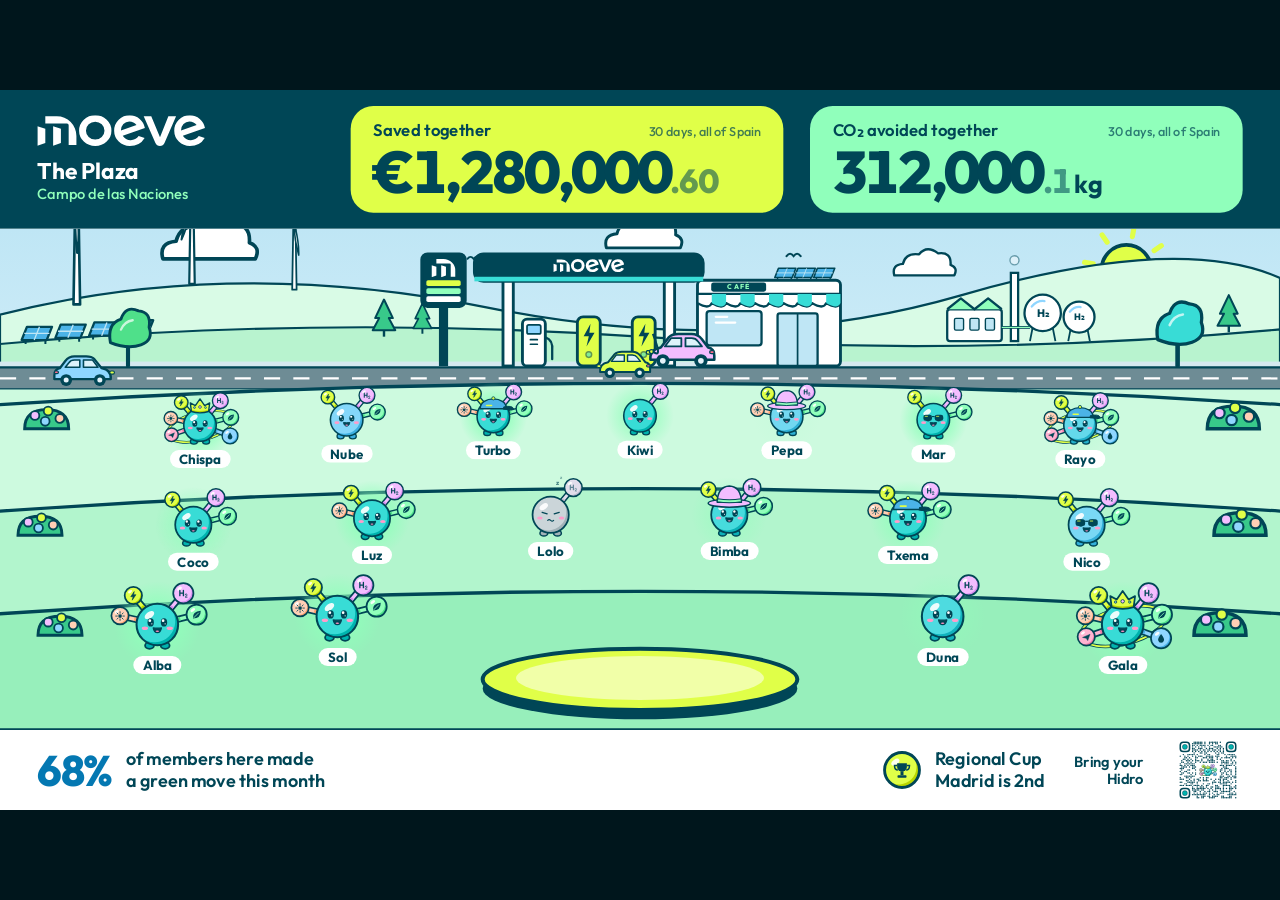
<file: station.html>
<!doctype html>
<html lang="en">
<head>
<meta charset="utf-8">
<meta name="viewport" content="width=device-width, initial-scale=1">
<title>The Plaza · station screen</title>
<link rel="preconnect" href="https://fonts.googleapis.com">
<link href="https://fonts.googleapis.com/css2?family=Outfit:wght@400;500;600;700;800&display=swap" rel="stylesheet">
<link rel="icon" href="data:,">
<link rel="stylesheet" href="css/station.css">
</head>
<body>
<div id="fit">
  <div class="bar">
    <div class="id"><svg viewBox="0 0 520 95" fill="#fff" fill-rule="evenodd" id="lg"></svg><b>The Plaza</b><span>Campo de las Naciones</span></div>
    <div class="ctr e" id="ctrE"><div class="lab">Saved together<span>30 days, all of Spain</span></div><div class="num" id="nE"></div></div>
    <div class="ctr c" id="ctrC"><div class="lab">CO₂ avoided together<span>30 days, all of Spain</span></div><div class="num" id="nC"></div></div>
  </div>
  <div id="scene"></div>
  <div class="foot">
    <div class="mid"><span class="big" id="norm">68%</span><span class="t">of members here made<br>a green move this month</span></div>
    <div class="cupbox"><i id="cupI"></i><span class="t">Regional Cup<br>Madrid is 2nd</span></div>
    <div class="join">Bring your<br>Hidro</div><img class="qr" src="assets/qr.svg" alt="QR code">
  </div>
</div>
<script src="js/hidro.js"></script>
<script src="js/data.js"></script>
<script src="js/privacy.js"></script>
<script src="js/village.js"></script>
<script src="js/plaza.js"></script>
<script>
(function () {
  const H = HIDRO, PUB = PRIVACY.PUBLIC, $ = q => document.querySelector(q);
  const fit = () => { const s = Math.min(innerWidth / 1920, innerHeight / 1080); $('#fit').style.transform = `translate(${(innerWidth - 1920 * s) / 2}px,${(innerHeight - 1080 * s) / 2}px) scale(${s})`; };
  addEventListener('resize', fit); fit();
  $('#lg').innerHTML = PLAZA.LOGO; $('#cupI').innerHTML = DATA.icon('trophy'); $('#norm').textContent = PUB.stationGreenShare + '%';
  const plaza = PLAZA.build($('#scene'), 'station');

  /* Steady ticker: one constant speed, never triggered by a payment (see privacy.js). */
  const E = PRIVACY.steadyTicker({ total30: PUB.eur30 }), K = PRIVACY.steadyTicker({ total30: PUB.kg30 });
  const t0 = performance.now();
  const gb = (x, d) => x.toLocaleString('en-GB', { minimumFractionDigits: d, maximumFractionDigits: d });
  function tick() {
    const t = (performance.now() - t0) / 1000;
    const e = gb(E(t), 2).split('.'), k = gb(K(t), 1).split('.');
    $('#nE').innerHTML = `€${e[0]}<span class="dec">.${e[1]}</span>`;
    $('#nC').innerHTML = `${k[0]}<span class="dec">.${k[1]}</span><small>kg</small>`;
    requestAnimationFrame(tick);
  }
  tick();

  /* A visitor lands: he joins, the neighbours cheer, a spark rises. No amount is ever shown. */
  function rise(fromX, fromY, sel, n, col) {
    const r = $(sel).getBoundingClientRect(), f = $('#fit').getBoundingClientRect(), s = f.width / 1920;
    const tx = (r.left - f.left) / s + r.width / s * .5, ty = (r.top - f.top) / s + r.height / s * .6;
    for (let i = 0; i < n; i++) {
      const d = document.createElement('i'); d.className = 'fly'; d.style.background = col; d.style.left = fromX - 20 + 'px'; d.style.top = fromY - 20 + 'px'; $('#fit').appendChild(d);
      const dx = tx - fromX + (i - n / 2) * 18, dy = ty - fromY;
      d.animate([{ transform: 'translate(0,0) scale(.4)', opacity: 0 }, { transform: `translate(${dx * .2 + (i - n / 2) * 50}px,${dy * .36}px) scale(1.1)`, opacity: 1, offset: .35 }, { transform: `translate(${dx}px,${dy}px) scale(.5)`, opacity: .9, offset: .95 }, { transform: `translate(${dx}px,${dy}px) scale(.1)`, opacity: 0 }], { duration: 1150, delay: i * 90, easing: 'cubic-bezier(.4,0,.3,1)', fill: 'both' });
      setTimeout(() => d.remove(), 1500 + i * 90);
    }
    setTimeout(() => { const c = $(sel); c.classList.remove('hit'); void c.offsetWidth; c.classList.add('hit'); }, 1000);
  }
  async function enter(cfg) {
    await plaza.enter(cfg);
    setTimeout(() => { rise(960, 760, '#ctrE', 5, '#E0FF48'); rise(960, 760, '#ctrC', 6, '#90FFBB'); }, 500);
  }
  const q = new URLSearchParams(location.search);
  if (q.has('me')) plaza.place({});
  if (!q.has('film')) addEventListener('click', () => enter({}));
  window.STATION = { enter, plaza };
})();
</script>
</body>
</html>
</file>
<file: css/app.css>
:root{
  --petrol:#004656; --petrol-2:#00303B; --petrol-3:#0B5F72; --blue:#0478B2; --sky:#4BB3E7;
  --mint:#90FFBB; --lime:#E0FF48; --lilac:#F3BDFF; --teal:#38DCD6; --peach:#FFCFB5; --pink:#FFB3D1;
  --ink:#004656; --ink-2:#336B78; --ink-3:#7FA2AA; --ok:#1A8A59;
  --surface:#FFFFFF; --surface-2:#F2F8FC; --ice:#E4F2F9; --line:#D9E3E6;
  --grad:linear-gradient(160deg,#90FFBB 0%,#38DCD6 34%,#4BB3E7 66%,#0478B2 100%);
}
*{box-sizing:border-box;margin:0;padding:0}
html,body{height:100%}
body{background:var(--ice);font-family:Outfit,"Century Gothic",Helvetica,Arial,sans-serif;color:var(--ink);
  min-height:100vh;display:flex;align-items:center;justify-content:center;gap:56px;padding:32px 16px;-webkit-font-smoothing:antialiased}
button{font:inherit;cursor:pointer;border:0;background:none;color:inherit}
svg{display:block}
.hidro{overflow:visible}

/* presenter panel (outside the phone) */
.notes{max-width:330px;color:var(--ink-2);font-size:15px;line-height:1.5}
.notes .kick{font-size:12px;font-weight:800;letter-spacing:.14em;color:var(--blue);text-transform:uppercase}
.notes h1{font-size:40px;line-height:1;color:var(--petrol);margin:8px 0 12px;font-weight:800;letter-spacing:-.02em}
.notes .panel{margin-top:16px;background:#fff;border-radius:20px;padding:16px}
.notes .panel h2{font-size:13px;font-weight:800;letter-spacing:.1em;text-transform:uppercase;color:var(--ink-3);margin-bottom:10px}
.pickers{display:flex;flex-wrap:wrap;gap:6px}
.pick{display:flex;align-items:center;gap:6px;padding:5px 10px 5px 6px;border-radius:99px;background:var(--surface-2);font-size:13px;font-weight:600;border:2px solid transparent}
.pick i{width:22px;height:22px;display:block}
.pick.on{border-color:var(--petrol);background:#fff}
.go{margin-top:12px;width:100%;height:46px;border-radius:14px;background:var(--petrol);color:#fff;font-weight:700}
.links{display:flex;gap:8px;margin-top:10px}
.links a{flex:1;text-align:center;font-size:12.5px;font-weight:700;padding:10px 6px;border-radius:12px;background:var(--surface-2);color:var(--petrol);text-decoration:none}
.notes small{display:block;margin-top:14px;color:var(--ink-3);font-size:12px}
@media (max-width:860px){ .notes{display:none} body{padding:0} }

/* phone */
.phone{width:390px;height:844px;background:var(--surface);border-radius:54px;position:relative;overflow:hidden;flex-shrink:0;
  box-shadow:0 0 0 10px #00252E,0 30px 80px rgba(0,70,86,.35)}
.notch{position:absolute;top:11px;left:50%;transform:translateX(-50%);width:112px;height:31px;background:#00161C;border-radius:20px;z-index:70}
.embed{padding:0;background:transparent;display:block;overflow:hidden}
.embed .notes{display:none}
.embed .phone{border-radius:0;box-shadow:none;width:390px;height:844px}
@media (max-width:860px){ body:not(.embed) .phone{width:100vw;height:100dvh;border-radius:0;box-shadow:none} body:not(.embed) .notch{display:none} }
.status{height:52px;display:flex;justify-content:space-between;align-items:flex-end;padding:0 32px 7px;font-size:15px;font-weight:700;position:relative;z-index:40;flex-shrink:0}
.status svg{height:13px;width:auto}
.screen{position:absolute;inset:0;display:flex;flex-direction:column;opacity:0;pointer-events:none;transform:translateX(26px);transition:opacity .32s ease,transform .38s cubic-bezier(.2,.8,.2,1);background:var(--surface)}
.screen.active{opacity:1;pointer-events:auto;transform:none}
.screen.dark{background:var(--petrol);color:#fff}
.scroll{flex:1;overflow-y:auto;padding:4px 20px 112px;scrollbar-width:none}
.scroll::-webkit-scrollbar{display:none}

/* launcher (the phone's own home screen) */
#launcher{background:linear-gradient(180deg,#DDEBF2 0%,#F7FBFD 55%,#E9F3F7 100%);transform:none}
#launcher .grid{display:grid;grid-template-columns:repeat(4,1fr);gap:26px 18px;padding:34px 30px}
.ic{display:flex;flex-direction:column;align-items:center;gap:7px;font-size:11.5px;font-weight:500;color:#24464F}
.ic i{width:62px;height:62px;border-radius:15px;display:grid;place-items:center}
#launcher .dock{position:absolute;left:14px;right:14px;bottom:18px;height:92px;border-radius:32px;background:rgba(255,255,255,.55);display:flex;justify-content:space-around;align-items:center}
.gowicon{background:var(--blue)!important;position:relative;overflow:hidden}
.gowicon svg{width:38px}
.clock{padding:40px 0 0;text-align:center;color:#24464F}
.clock b{display:block;font-size:64px;font-weight:600;letter-spacing:-.02em;line-height:1}
.clock span{font-size:17px;font-weight:500}
.zoomcard{position:absolute;z-index:60;background:var(--blue);display:grid;place-items:center;border-radius:15px;pointer-events:none;opacity:0}
.zoomcard svg{width:46%}

/* tab bar */
.tabs{position:absolute;bottom:0;left:0;right:0;height:92px;background:rgba(255,255,255,.96);border-top:1px solid var(--line);display:flex;justify-content:space-around;align-items:flex-start;padding:11px 8px 0;z-index:30;transition:transform .32s ease}
.tabs.hidden{transform:translateY(170%)}
.tab{display:flex;flex-direction:column;align-items:center;gap:4px;font-size:11px;font-weight:600;color:var(--ink-3);width:66px}
.tab svg{width:25px;height:25px}
.tab.on{color:var(--petrol)}
.tab.fab{width:74px;margin-top:-30px}
.tab.fab span{width:64px;height:64px;border-radius:50%;background:var(--lime);border:3px solid var(--petrol);display:grid;place-items:center;color:var(--petrol);box-shadow:0 8px 18px rgba(0,70,86,.18)}
.tab.fab svg{width:29px;height:29px}

/* shared */
.top{display:flex;align-items:center;justify-content:space-between;margin:8px 0 14px}
.logo{height:23px}
.chip{display:inline-flex;align-items:center;gap:6px;padding:7px 13px;border-radius:99px;font-size:12px;font-weight:800;color:var(--petrol);white-space:nowrap;background:var(--surface-2)}
.h1{font-size:27px;font-weight:800;letter-spacing:-.02em;line-height:1.08}
.sub{font-size:14px;color:var(--ink-2);line-height:1.4;margin-top:5px}
.lock{display:inline-flex;align-items:center;gap:5px;font-size:11.5px;font-weight:600;color:var(--ink-3)}
.lock svg{width:12px;height:12px}
.btn{width:100%;height:58px;border-radius:99px;background:var(--petrol);color:#fff;font-weight:700;font-size:17px;display:flex;align-items:center;justify-content:center;gap:10px;transition:transform .15s}
.btn:active{transform:scale(.98)}
.btn.lime{background:var(--lime);color:var(--petrol)}
.btn.mint{background:var(--mint);color:var(--petrol)}
.x2{display:inline-grid;place-items:center;min-width:34px;height:24px;padding:0 8px;border-radius:99px;background:var(--mint);color:var(--petrol);font-size:13px;font-weight:800}
.x1{display:inline-grid;place-items:center;min-width:34px;height:24px;padding:0 8px;border-radius:99px;background:#EEF2F3;color:var(--ink-3);font-size:13px;font-weight:700}
.link{font-size:13px;font-weight:700;color:var(--blue);text-decoration:underline;text-underline-offset:3px}

/* the two counters: always the first thing you see */
.duo{display:grid;grid-template-columns:1fr 1fr;gap:10px}
.duo .cell{border-radius:22px;padding:14px 16px 13px;background:var(--ice)}
.duo .cell.e{background:var(--lime)}
.duo .cell.c{background:var(--mint)}
.duo .lab{font-size:12.5px;font-weight:600;color:var(--petrol);opacity:.82}
.duo .num{font-size:31px;font-weight:800;letter-spacing:-.025em;line-height:1.05;margin-top:3px;font-variant-numeric:tabular-nums;white-space:nowrap}
.duo .num small{font-size:16px;font-weight:700;letter-spacing:0}
.under{display:flex;justify-content:space-between;align-items:center;margin:9px 4px 12px}

/* home */
.hero{background:var(--petrol);border-radius:34px;padding:16px 20px 18px;color:#fff;position:relative;overflow:hidden}
.hero .row{display:flex;justify-content:space-between;align-items:center}
.hero .name{font-size:24px;font-weight:800;letter-spacing:-.01em}
.hero .chip{background:rgba(255,255,255,.14);color:#fff}
.hero-stage{height:214px;display:grid;place-items:center;position:relative;margin:2px -10px 0}
.hero-stage>*{position:relative;z-index:1}
.hero-stage .sh{position:absolute;z-index:0;bottom:6px;left:50%;width:180px;height:15px;margin-left:-90px;border-radius:50%;background:#00303B}
.hero-stage .hidro{width:300px;height:233px}
.shine-track{position:relative;height:14px;border-radius:99px;background:linear-gradient(90deg,#C9D3D7 0,#8FD6FF 46%,#38DCD6 78%,#90FFBB 100%);margin-top:6px}
.shine-track b{position:absolute;top:50%;width:26px;height:26px;border-radius:50%;background:#fff;border:4px solid var(--petrol);box-shadow:0 0 0 2px #fff;transform:translate(-50%,-50%);transition:left 1s cubic-bezier(.3,1,.4,1)}
.shine-lbl{display:flex;justify-content:space-between;font-size:13px;font-weight:600;margin-top:12px}
.shine-lbl span:last-child{color:var(--mint)}
.list{display:flex;flex-direction:column;gap:10px;margin-top:12px}
.item{display:flex;align-items:center;gap:13px;border-radius:22px;background:var(--surface-2);padding:12px 14px;text-align:left;width:100%}
.item .ico{width:42px;height:42px;flex-shrink:0}
.item b{font-size:15.5px;display:block;line-height:1.2}
.item p{font-size:13px;color:var(--ink-2);line-height:1.35;margin-top:1px}
.item .r{margin-left:auto;flex-shrink:0}
.foot{font-size:11.5px;color:var(--ink-3);text-align:center;margin-top:14px;line-height:1.45}

/* QR */
#qr .wrap{flex:1;display:flex;flex-direction:column;align-items:center;justify-content:center;padding:0 26px 130px}
#qr .peek{width:210px;height:118px;margin-bottom:-26px;position:relative;overflow:hidden;z-index:1}
#qr .peek .hidro{width:210px;height:163px}
#qr .card{background:#fff;border-radius:40px;padding:16px;width:308px;position:relative;z-index:2}
#qr .card img{width:276px;height:276px;display:block;border-radius:24px}
#qr .scanline{position:absolute;left:22px;right:22px;height:5px;border-radius:9px;background:var(--lime);box-shadow:0 0 22px 8px rgba(224,255,72,.65);top:22px;opacity:0}
#qr .okmark{position:absolute;inset:16px;border-radius:24px;background:rgba(144,255,187,.95);display:grid;place-items:center;opacity:0;transform:scale(.94)}
#qr .okmark svg{width:130px}
#qr h2{font-size:26px;font-weight:800;letter-spacing:-.015em;margin-top:22px;text-align:center}
#qr p{font-size:15.5px;color:#BFE0E6;text-align:center;margin-top:6px;line-height:1.4;max-width:280px}

/* pay sheet */
.veil{position:absolute;inset:0;background:rgba(0,37,46,.5);z-index:80;opacity:0;pointer-events:none;transition:opacity .28s}
.veil.show{opacity:1;pointer-events:auto}
.sheet{position:absolute;left:0;right:0;bottom:0;background:#fff;border-radius:34px 34px 0 0;padding:12px 22px 34px;z-index:90;transform:translateY(105%);transition:transform .42s cubic-bezier(.2,.9,.3,1);max-height:90%;overflow-y:auto;color:var(--ink)}
.sheet.show{transform:none}
.grab{width:44px;height:5px;border-radius:9px;background:var(--line);margin:0 auto 14px}
.sheet h3{font-size:21px;font-weight:800}
.sheet p{font-size:13px;color:var(--ink-2);line-height:1.45;margin-top:4px}
.sheet table{width:100%;border-collapse:collapse;font-size:12.5px;margin:10px 0 14px}
.sheet td{padding:7px 4px;border-top:1px solid var(--line);vertical-align:top;line-height:1.35}
.sheet td:last-child{text-align:right;font-weight:800;white-space:nowrap}
#paySheet{text-align:center;padding-bottom:46px}
#paySheet .amt{font-size:44px;font-weight:800;letter-spacing:-.03em;margin-top:6px}
#paySheet .bank{display:inline-flex;align-items:center;gap:10px;background:var(--surface-2);border-radius:16px;padding:9px 16px;font-weight:600;font-size:14px;margin-top:10px}
#paySheet .bank i{width:36px;height:24px;border-radius:5px;background:linear-gradient(120deg,#004656,#0478B2 60%,#38DCD6)}
#paySheet .ring{width:96px;height:96px;margin:22px auto 8px;position:relative}
#paySheet .ring svg{width:96px;height:96px}
#paySheet .ring .spin{animation:rot 1s linear infinite;transform-origin:50% 50%}
#paySheet .ring .chk{stroke-dasharray:70;stroke-dashoffset:70}
#paySheet.done .ring .spin{opacity:0}
#paySheet.done .ring .full{opacity:1}
#paySheet.done .ring .chk{stroke-dashoffset:0;transition:stroke-dashoffset .28s ease-out .05s}
#paySheet .ring .full{opacity:0;transition:opacity .15s}
#paySheet .st{font-size:18px;font-weight:700}
@keyframes rot{to{transform:rotate(360deg)}}

/* earn */
#earn .wrap{flex:1;display:flex;flex-direction:column;align-items:center;padding:8px 22px 30px;position:relative;overflow:hidden}
#earn .wrap>.rays{position:absolute;z-index:0;left:50%;top:210px;width:760px;height:760px;margin:-380px 0 0 -380px;opacity:0;transition:opacity .5s}
#earn .wrap>.rays.on{opacity:.55}
#earn .stage{width:340px;height:258px;display:grid;place-items:end center;position:relative;margin-top:34px}
#earn .stage .hidro{width:304px;height:236px}
#earn .wrap>*{position:relative;z-index:1}
#earn .stage>*{position:relative;z-index:1}
#earn .stage .sh{position:absolute;z-index:0;bottom:20px;left:50%;width:170px;height:16px;margin-left:-85px;border-radius:50%;background:#00303B}
#earn .total{flex-shrink:0;font-size:72px;font-weight:800;letter-spacing:-.04em;line-height:1;color:var(--lime);margin-top:6px;font-variant-numeric:tabular-nums}
#earn .total small{font-size:24px;letter-spacing:0;font-weight:700}
#earn .rows{width:100%;display:flex;flex-direction:column;gap:8px;margin-top:14px}
.erow{display:flex;align-items:center;gap:12px;background:rgba(255,255,255,.1);border-radius:20px;padding:7px 14px;opacity:0;transform:translateY(14px) scale(.96)}
.erow.in{opacity:1;transform:none;transition:opacity .22s,transform .42s cubic-bezier(.2,1.5,.4,1)}
.erow i{width:36px;height:36px;flex-shrink:0;display:block}
.erow b{font-size:16px;font-weight:700}
.erow .v{margin-left:auto;display:flex;align-items:center;gap:9px;font-weight:800;font-size:18px;font-variant-numeric:tabular-nums}
#earn .duo{width:100%;margin-top:12px;color:var(--petrol);opacity:0;transform:translateY(14px)}
#earn .duo.in{opacity:1;transform:none;transition:opacity .3s,transform .45s cubic-bezier(.2,1.4,.4,1)}
#earn .lock{color:#9FC4CC;margin-top:10px;opacity:0;transition:opacity .4s}
#earn .lock.in{opacity:1}
#earn .btn{margin-top:auto;flex-shrink:0;height:56px}
.spark{position:absolute;width:12px;height:12px;border-radius:50%;pointer-events:none;z-index:20;animation:spk .95s cubic-bezier(.1,.7,.3,1) forwards}
@keyframes spk{to{transform:translate(var(--dx),var(--dy)) scale(.2);opacity:0}}

/* Plaza on the phone */
.plazahead{background:var(--petrol);color:#fff;margin:0 -20px;padding:2px 20px 18px}
.plazahead .ttl{display:flex;justify-content:space-between;align-items:center;margin:4px 0 12px}
.plazahead .ttl b{font-size:19px;font-weight:800}
.plazahead .ttl span{font-size:12px;color:var(--mint);font-weight:600}
.pscene{position:relative;margin:0 -20px;height:386px;overflow:hidden;background:var(--ice)}
.pscene svg.bg{position:absolute;inset:0;width:100%;height:100%}
.mol{position:absolute;text-align:center}
.mol .hidro{width:100%;height:auto}
.mol .nick{display:inline-block;margin-top:-2px;font-size:11px;font-weight:700;color:var(--petrol);background:rgba(255,255,255,.92);padding:1px 8px;border-radius:99px}
.mol.me .nick{background:var(--lime);font-size:13px;padding:3px 12px}
.norm{display:flex;align-items:center;gap:14px;background:var(--mint);border-radius:22px;padding:14px 16px;margin-top:14px}
.norm b{font-size:34px;font-weight:800;letter-spacing:-.03em}
.norm p{font-size:14.5px;font-weight:600;line-height:1.25}
.cup h3{font-size:19px;font-weight:800;margin-top:20px}
.crow{display:flex;align-items:center;gap:12px;padding:9px 2px;font-size:15px;font-weight:600}
.crow .n{width:28px;height:28px;border-radius:50%;display:grid;place-items:center;font-weight:800;font-size:14px;background:var(--surface-2)}
.crow.me .n{background:var(--lime)}
.crow .mb{margin-left:auto;width:96px;height:10px;border-radius:9px;background:var(--surface-2);overflow:hidden}
.crow .mb i{display:block;height:100%;background:var(--blue);border-radius:9px}
.crow.me .mb i{background:var(--petrol)}
.crow .p{width:42px;text-align:right;font-weight:800;font-variant-numeric:tabular-nums}

/* moves */
.grid2{display:grid;grid-template-columns:1fr 1fr;gap:10px;margin-top:14px}
.mv{background:var(--surface-2);border-radius:22px;padding:13px;position:relative}
.mv i{width:44px;height:44px;display:block}
.mv b{display:block;font-size:15.5px;line-height:1.15;margin-top:8px}
.mv p{font-size:12px;color:var(--ink-2);margin-top:2px;line-height:1.3}
.mv .x2,.mv .x1{position:absolute;top:14px;right:13px}
.vuelve{background:var(--petrol);color:#fff;border-radius:28px;padding:18px;margin-top:16px}
.vuelve h3{font-size:22px;font-weight:800;letter-spacing:-.01em}
.vuelve p{font-size:13.5px;color:#BFE0E6;margin-top:3px;line-height:1.35}
.vgrid{display:grid;grid-template-columns:repeat(3,1fr);gap:8px;margin-top:14px}
.vgrid div{text-align:center;font-size:11.5px;font-weight:600;line-height:1.2}
.vgrid i{width:46px;height:46px;display:block;margin:0 auto 6px}

/* customise */
.stage2{height:262px;border-radius:34px;background:var(--ice);display:grid;place-items:center;position:relative;margin:4px 0 14px;overflow:hidden}
.stage2 .hidro{width:320px;height:249px}
.seg{display:flex;background:var(--surface-2);border-radius:16px;padding:4px;margin-bottom:12px}
.seg button{flex:1;padding:10px 0;border-radius:12px;font-size:13.5px;font-weight:700;color:var(--ink-2)}
.seg button.on{background:var(--petrol);color:#fff}
.opts{display:grid;grid-template-columns:repeat(2,1fr);gap:10px}
.opt{border-radius:20px;background:var(--surface-2);display:flex;align-items:center;gap:10px;padding:10px 12px;text-align:left;border:2px solid transparent}
.opt .hidro,.opt .ico{width:50px;height:50px;flex-shrink:0}
.opt b{font-size:14px;display:block;line-height:1.15}
.opt span{font-size:11px;color:var(--ink-2);line-height:1.25;display:block;margin-top:2px}
.opt.on{border-color:var(--petrol);background:#fff}
.opt.locked{opacity:.5}
@media (max-height:760px){
  #earn .stage{height:176px;margin-top:8px} #earn .stage .hidro{width:214px;height:166px}
  #earn .total{font-size:52px} .erow{padding:4px 14px} #earn .rows{gap:6px;margin-top:8px} #earn .btn{height:48px}
  #qr .peek{width:150px;height:80px;margin-bottom:-18px} #qr .peek .hidro{width:150px;height:117px}
  #qr .card{width:240px;padding:12px;border-radius:32px} #qr .card img{width:216px;height:216px} #qr h2{font-size:22px;margin-top:14px}
}
@media (prefers-reduced-motion:reduce){*{animation:none!important;transition:none!important}}
</file>
<file: css/station.css>
:root{--petrol:#004656;--petrol-2:#00303B;--mint:#90FFBB;--lime:#E0FF48;--blue:#0478B2}
*{box-sizing:border-box;margin:0;padding:0}
html,body{height:100%;overflow:hidden;background:#00161C;font-family:Outfit,"Century Gothic",Helvetica,Arial,sans-serif;color:var(--petrol);-webkit-font-smoothing:antialiased}
svg{display:block}.hidro{overflow:visible}
#fit{position:absolute;left:0;top:0;width:1920px;height:1080px;transform-origin:0 0;background:#fff;overflow:hidden}
.bar{height:208px;background:var(--petrol);color:#fff;display:flex;align-items:center;padding:0 56px;gap:40px;position:relative;z-index:20}
.bar .id{width:430px;flex-shrink:0}
.bar .id svg{height:46px;width:252px}
.bar .id b{display:block;font-size:34px;font-weight:700;margin-top:18px;line-height:1.1}
.bar .id span{display:block;font-size:22px;color:var(--mint);font-weight:500;margin-top:2px}
.ctr{flex:1;border-radius:34px;padding:20px 34px 18px;color:var(--petrol);position:relative;height:160px;overflow:hidden}
.ctr.e{background:var(--lime)}.ctr.c{background:var(--mint)}
.ctr .lab{font-size:25px;font-weight:600;display:flex;justify-content:space-between;align-items:baseline}
.ctr .lab span{font-size:19px;font-weight:500;opacity:.7}
.ctr .num{font-size:88px;font-weight:800;letter-spacing:-.035em;line-height:1;margin-top:2px;font-variant-numeric:tabular-nums;white-space:nowrap}
.ctr .num small{font-size:38px;font-weight:700;letter-spacing:0;margin-left:4px}
.ctr .num .dec{font-size:50px;opacity:.55;letter-spacing:-.02em}
.ctr.hit{animation:hit .7s cubic-bezier(.2,1.6,.4,1)}
@keyframes hit{40%{transform:scale(1.035)}}
#scene{position:absolute;left:0;top:208px;width:1920px;height:752px;overflow:hidden}
#scene svg.bg{position:absolute;inset:0;width:100%;height:100%}
.mol{position:absolute;text-align:center}
.mol .hidro{width:100%;height:auto}
.mol .nick{display:inline-block;margin-top:0;font-size:20px;font-weight:700;background:#fff;padding:1px 14px;border-radius:99px}
.mol.me .nick{background:var(--petrol);color:var(--lime);font-size:32px;padding:4px 30px;margin-top:8px;position:relative;z-index:3}
.foot{position:absolute;left:0;right:0;bottom:0;height:120px;background:#fff;display:flex;align-items:center;padding:0 56px;gap:44px;z-index:20}
.foot .big{font-size:64px;font-weight:800;letter-spacing:-.03em;color:var(--blue)}
.foot .t{font-size:27px;font-weight:600;line-height:1.18}
.foot .mid{display:flex;align-items:center;gap:20px;flex:1}
.foot .cupbox{display:flex;align-items:center;gap:18px}
.foot .cupbox i{width:62px;height:62px;display:block}
.foot .qr{width:104px;height:104px;border-radius:14px}
.foot .join{font-size:22px;font-weight:600;text-align:right;line-height:1.2}
.note{position:absolute;right:60px;top:170px;font-size:17px;color:#9FC4CC;z-index:25;font-weight:500}
.spark{position:absolute;width:24px;height:24px;border-radius:50%;pointer-events:none;z-index:8;animation:spk 1s cubic-bezier(.1,.7,.3,1) forwards}
@keyframes spk{to{transform:translate(var(--dx),var(--dy)) scale(.2);opacity:0}}
.fly{position:absolute;width:40px;height:40px;border-radius:50%;border:5px solid var(--petrol);z-index:30;pointer-events:none}
.blades{animation:rot 6s linear infinite;transform-box:fill-box;transform-origin:50% 66.6%}
@keyframes rot{to{transform:rotate(360deg)}}
</file>
